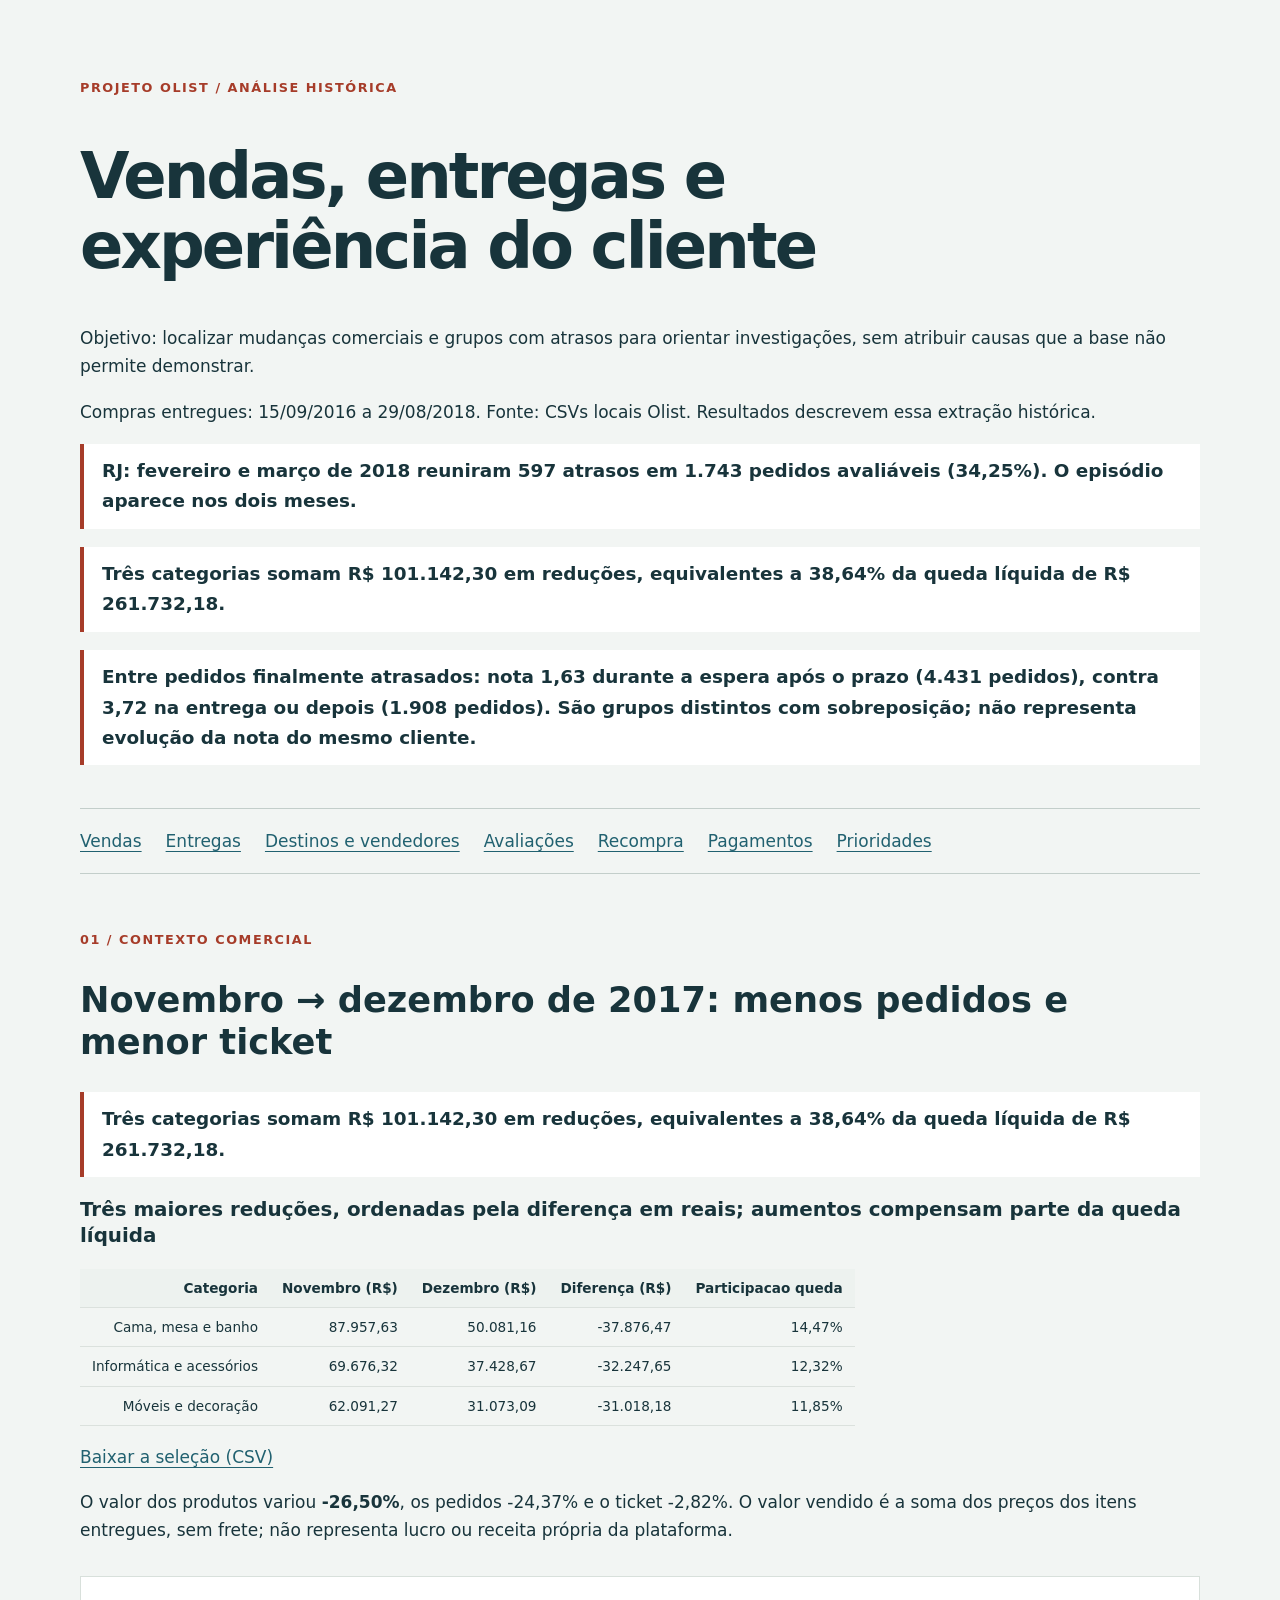
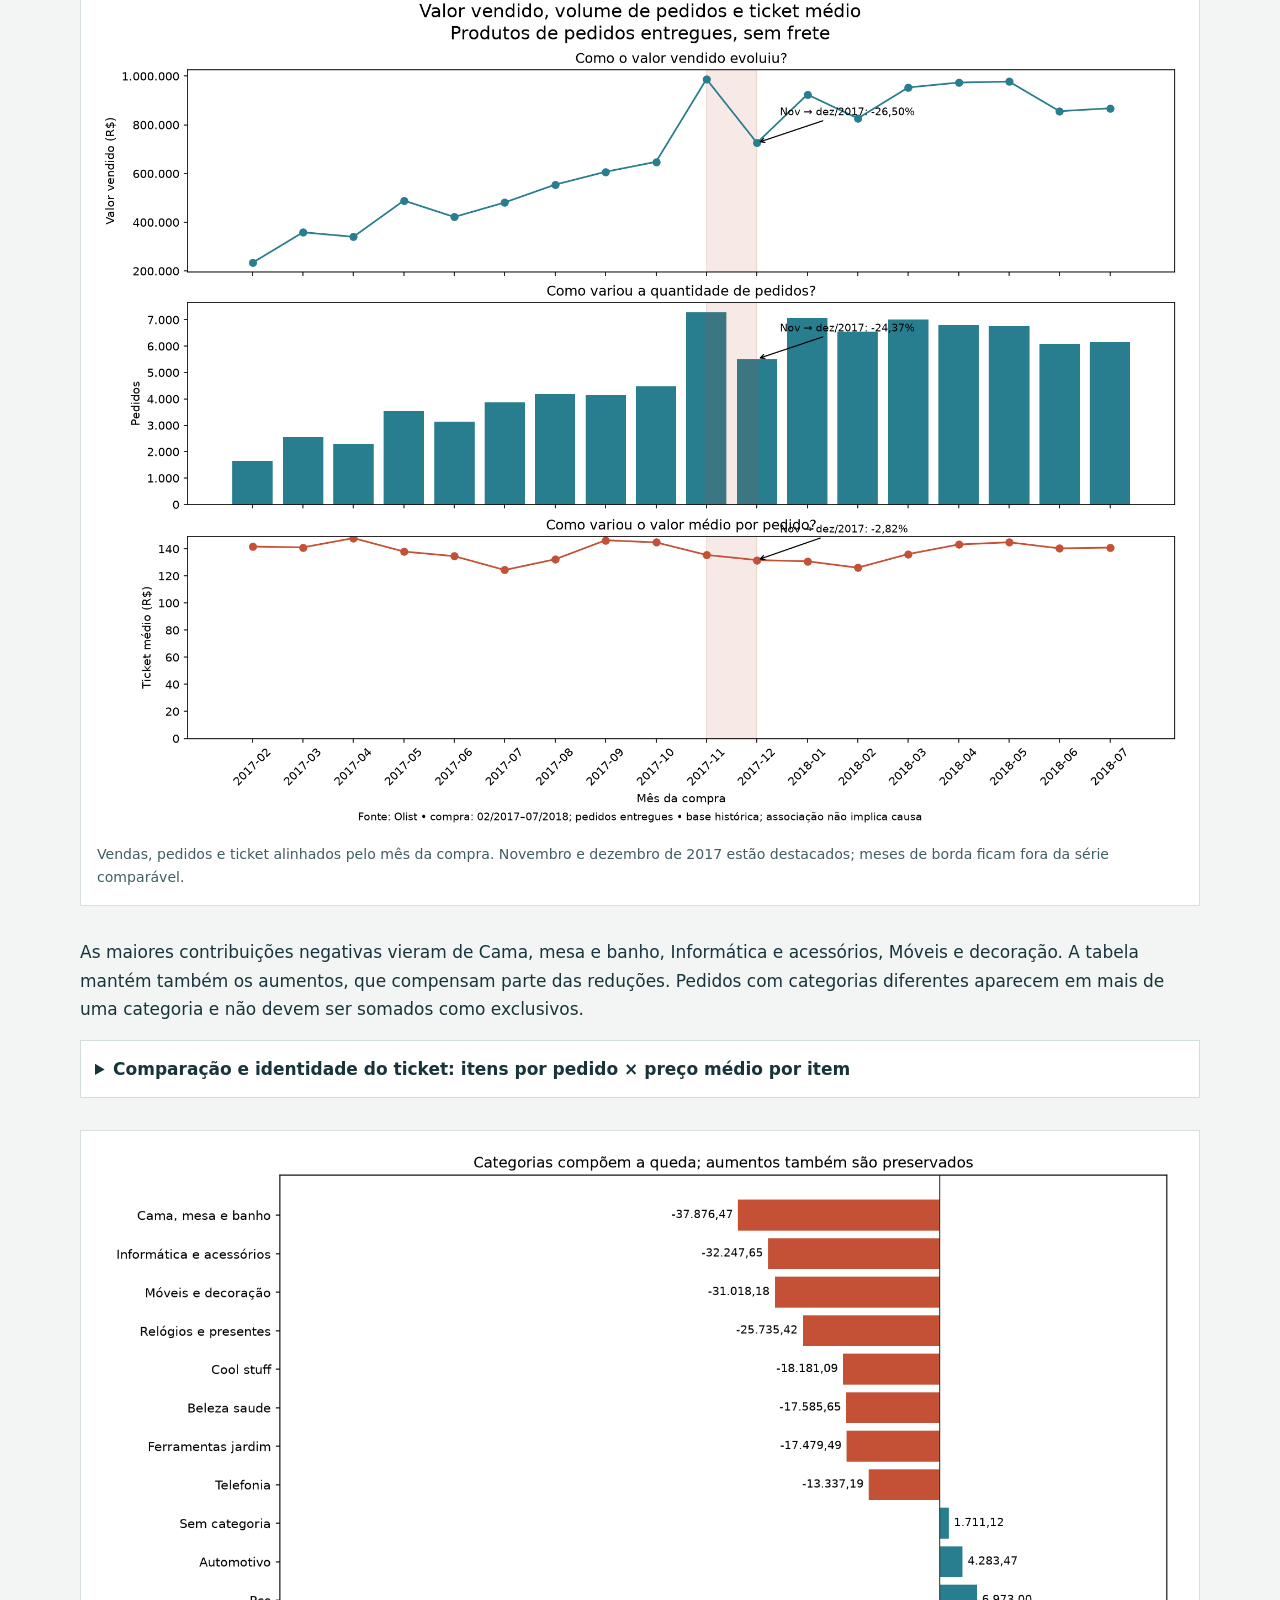
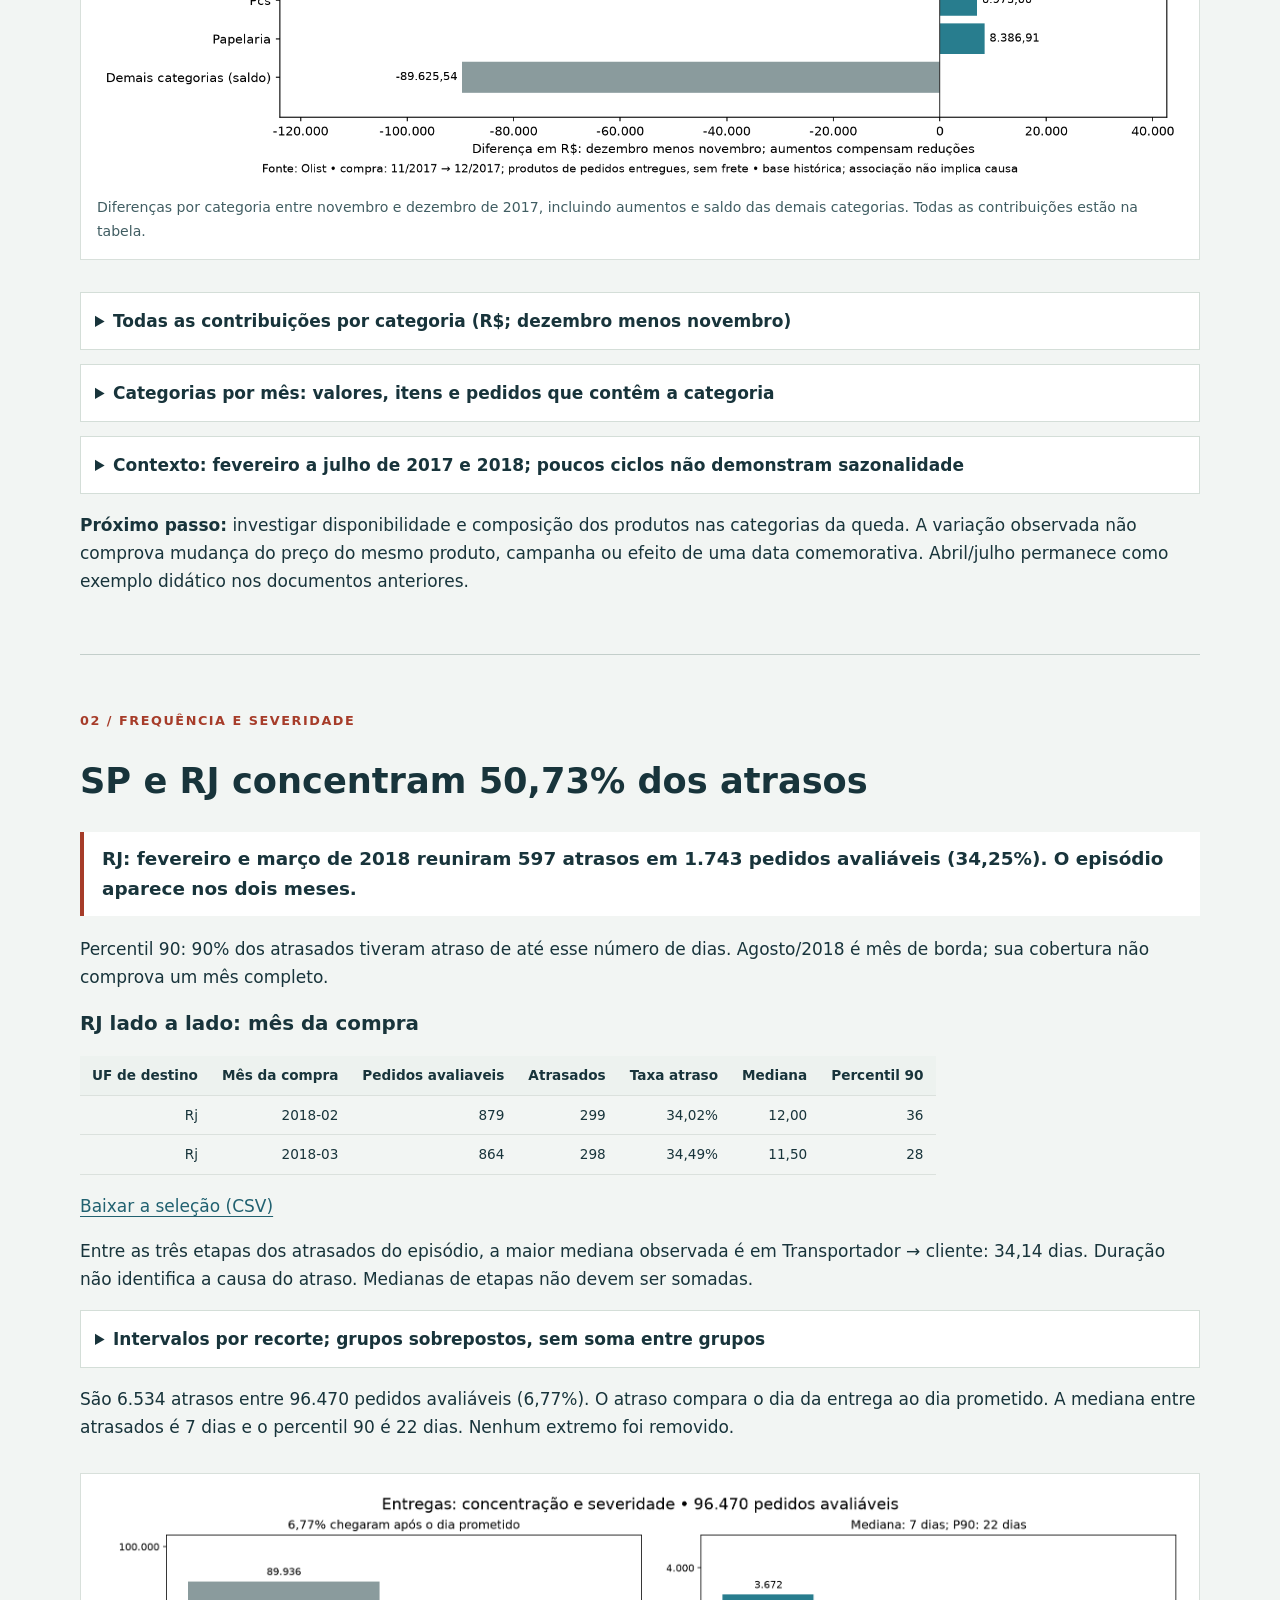
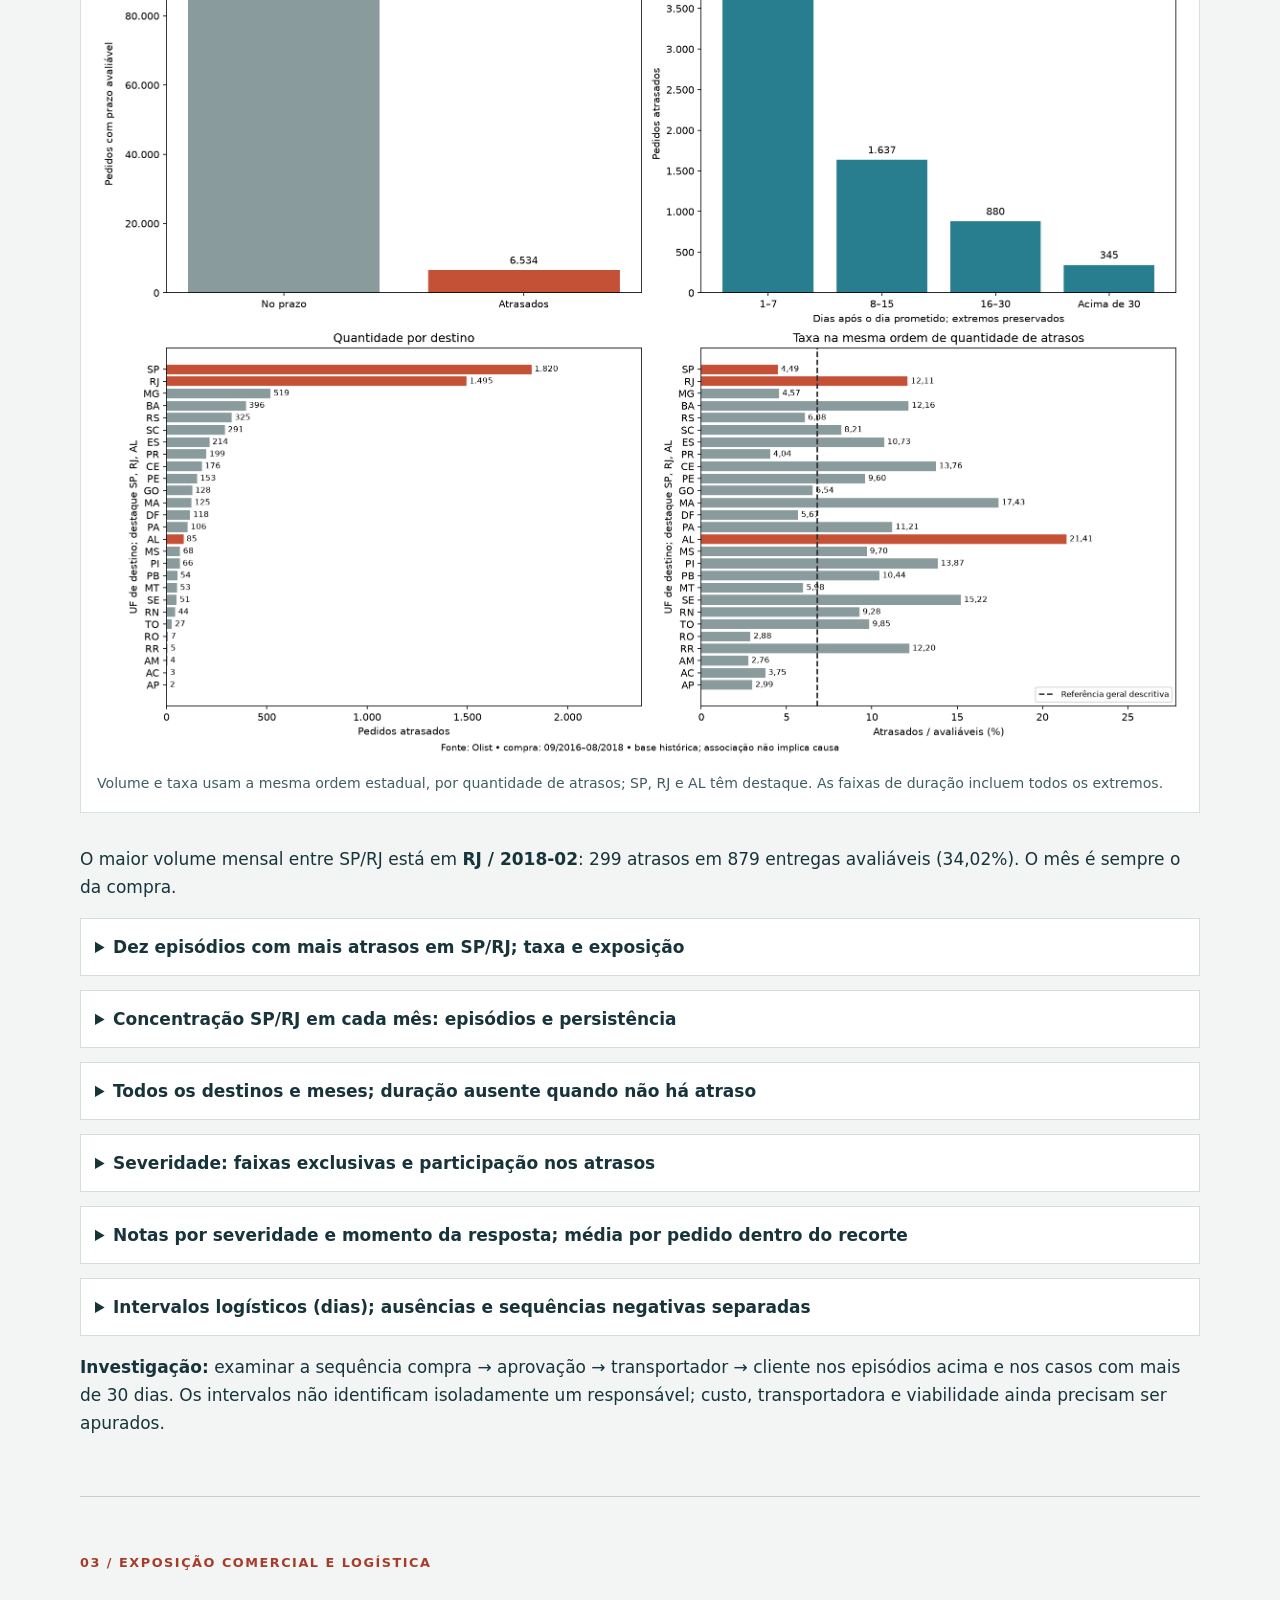
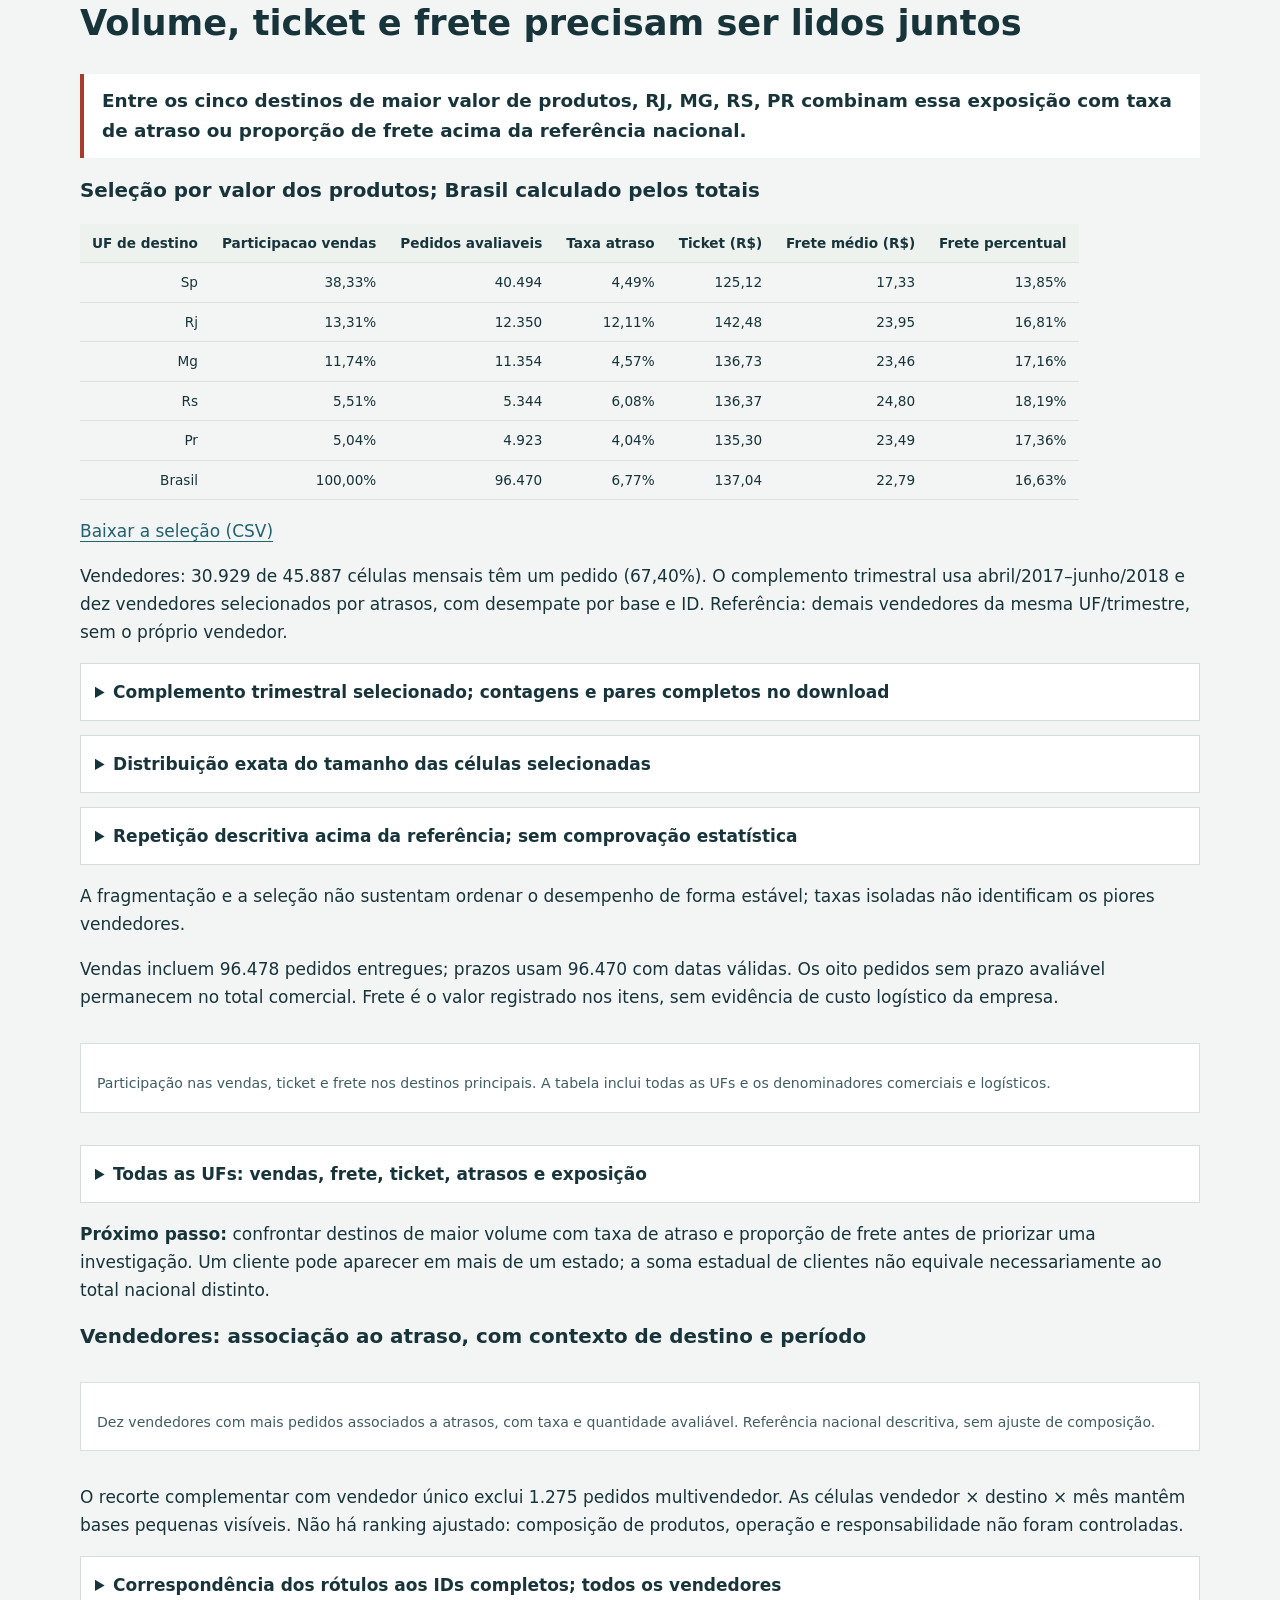
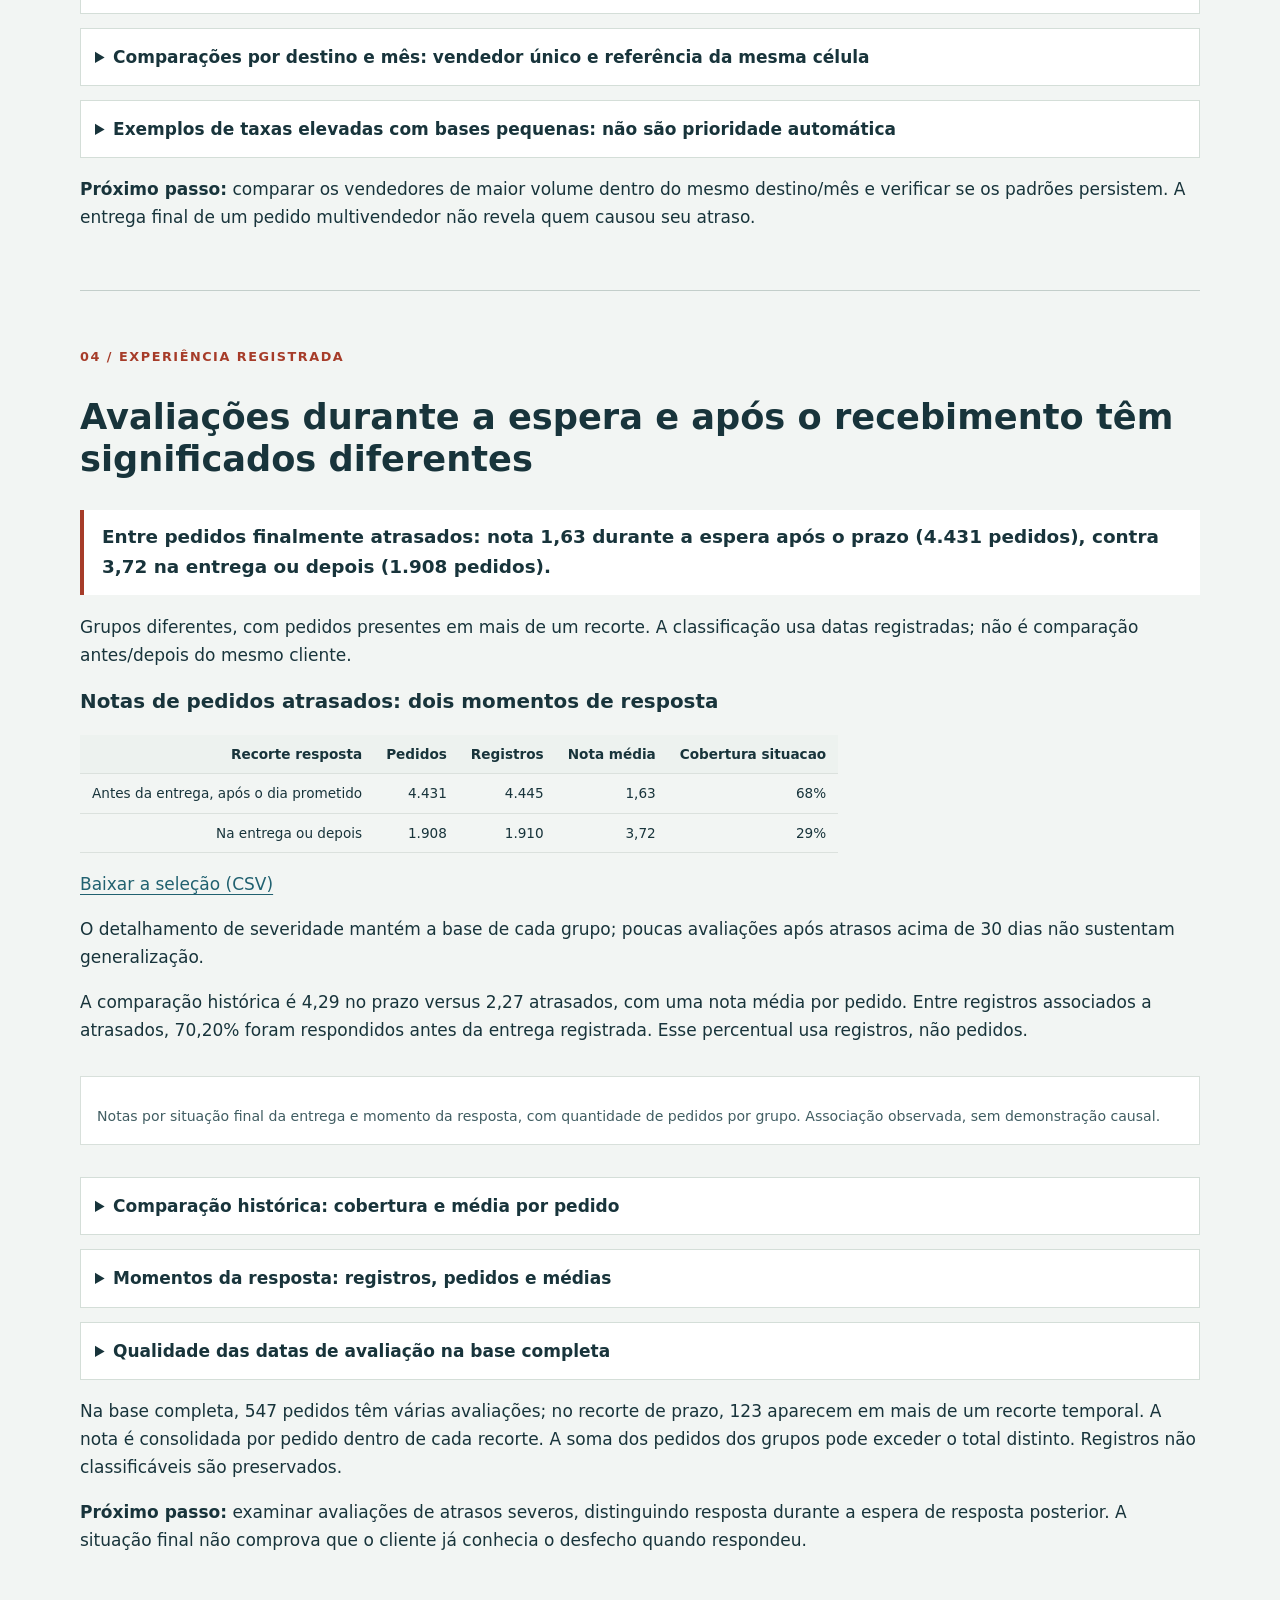
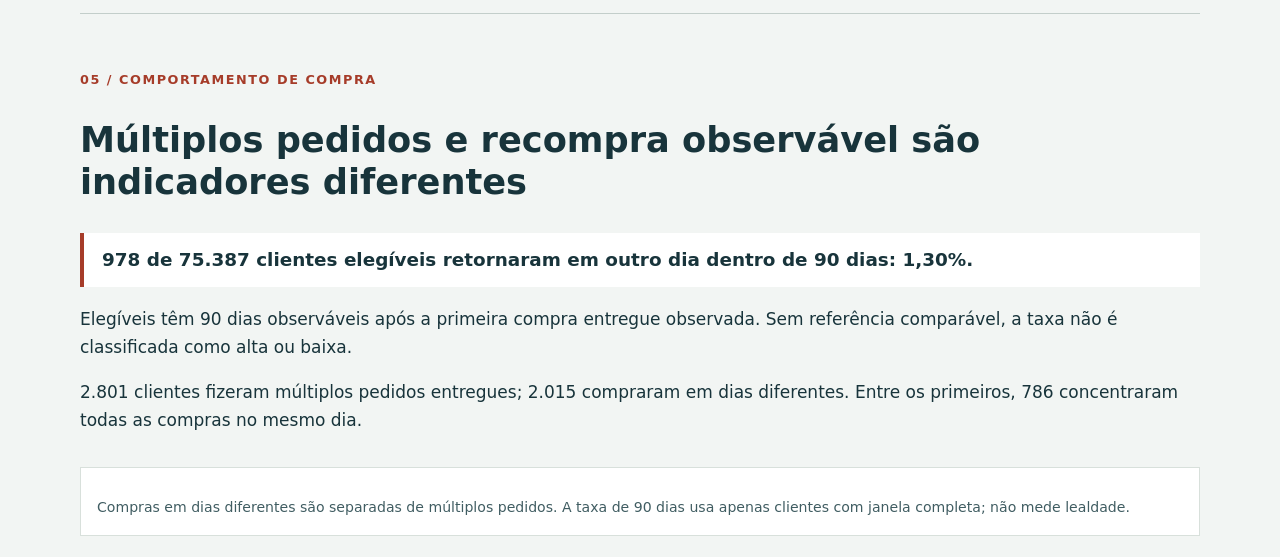
<file: index.html>
<!DOCTYPE html>
<html lang="pt-BR">
<head>
    <meta charset="UTF-8">
    <meta name="viewport" content="width=device-width, initial-scale=1.0">
    <meta http-equiv="refresh" content="0; url=web/index.html">
    <title>Projeto Olist</title>
</head>
<body>
    <p>
        <a href="web/index.html">
            Abrir a apresentação do projeto Olist
        </a>
    </p>
</body>
</html>
</file>
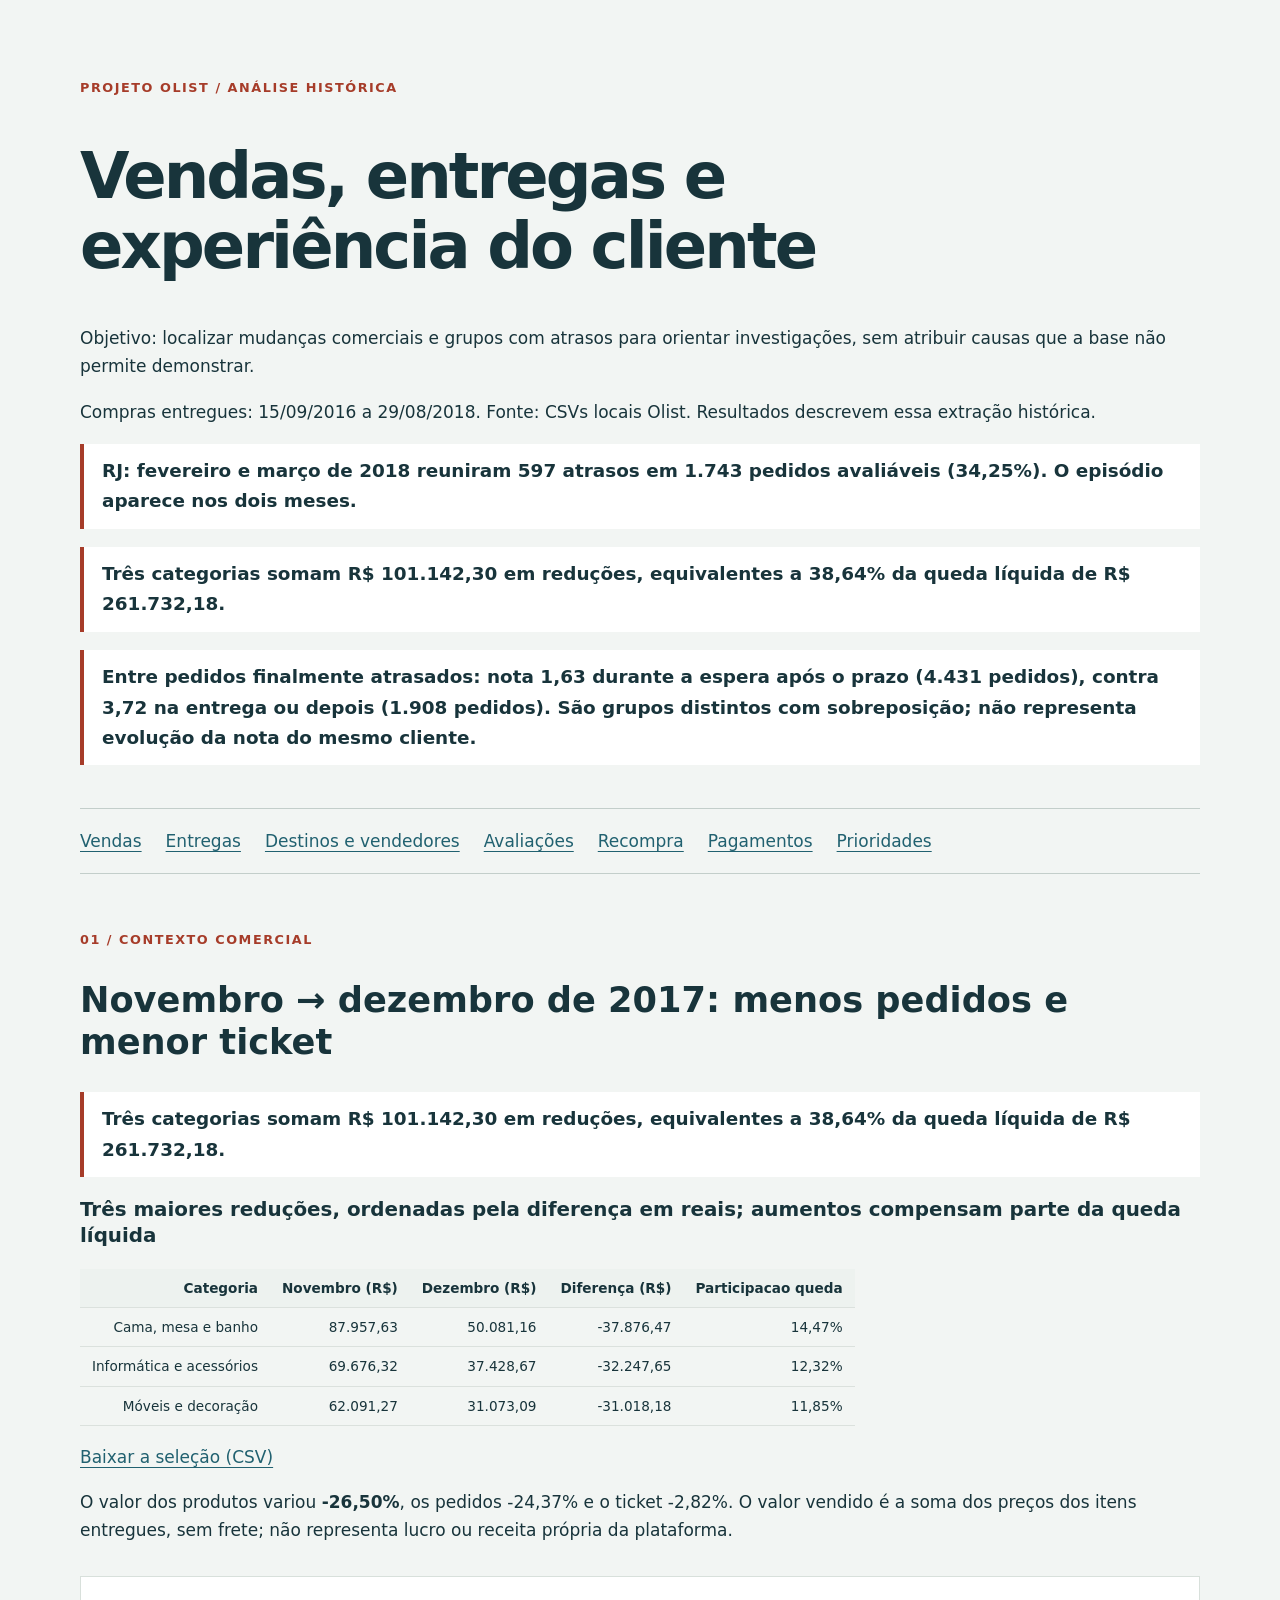
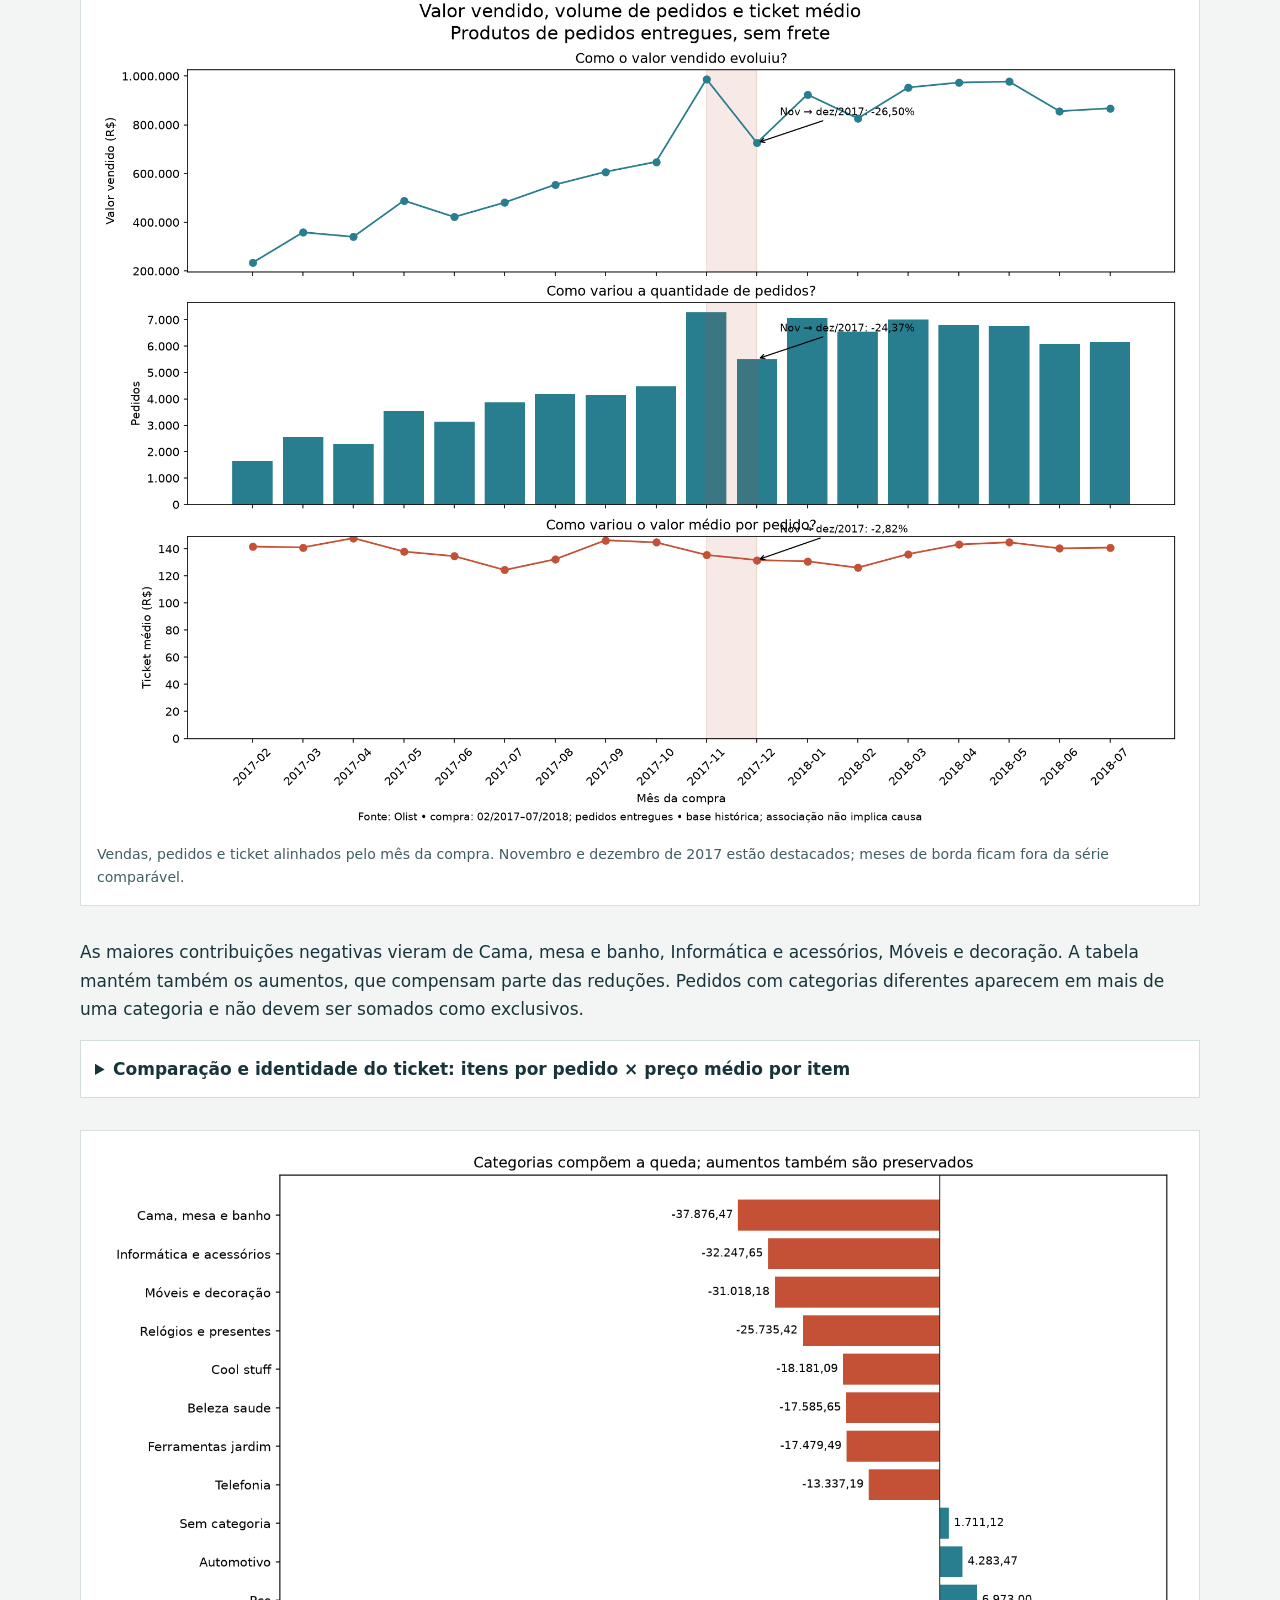
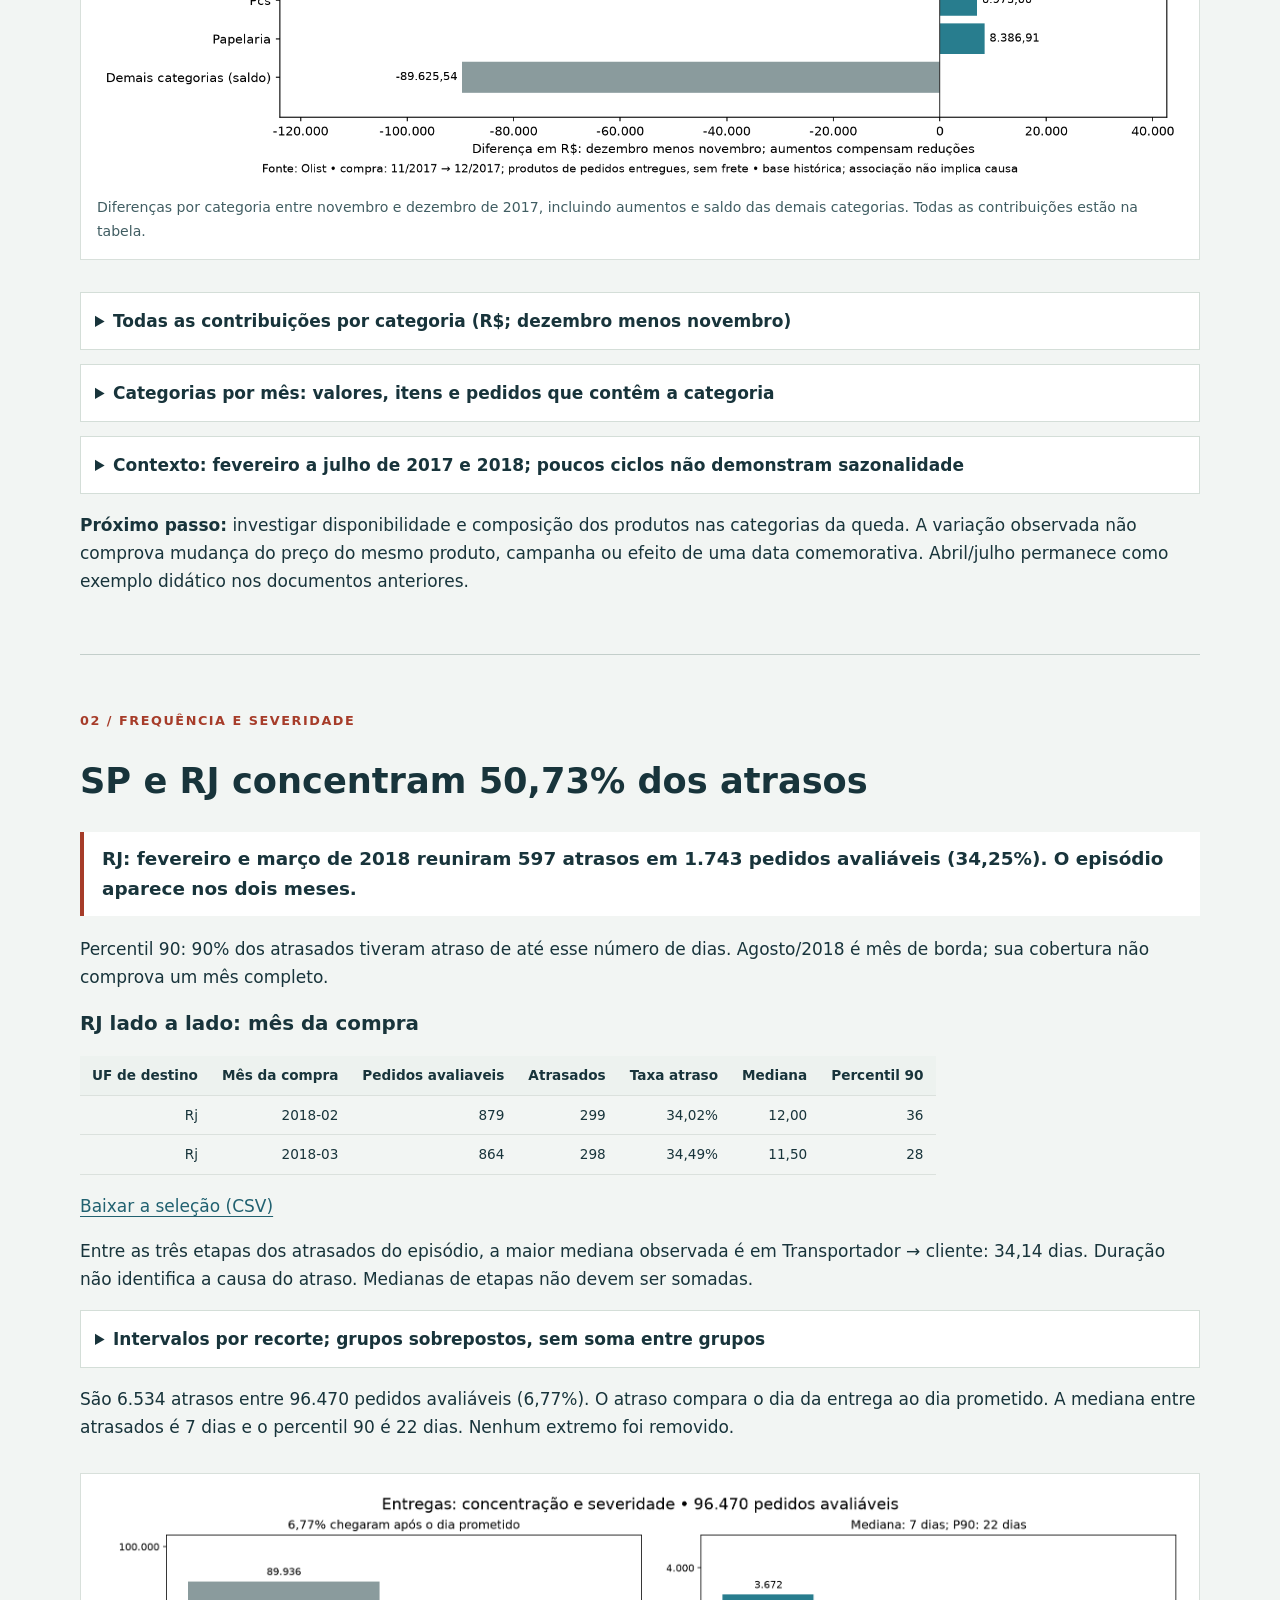
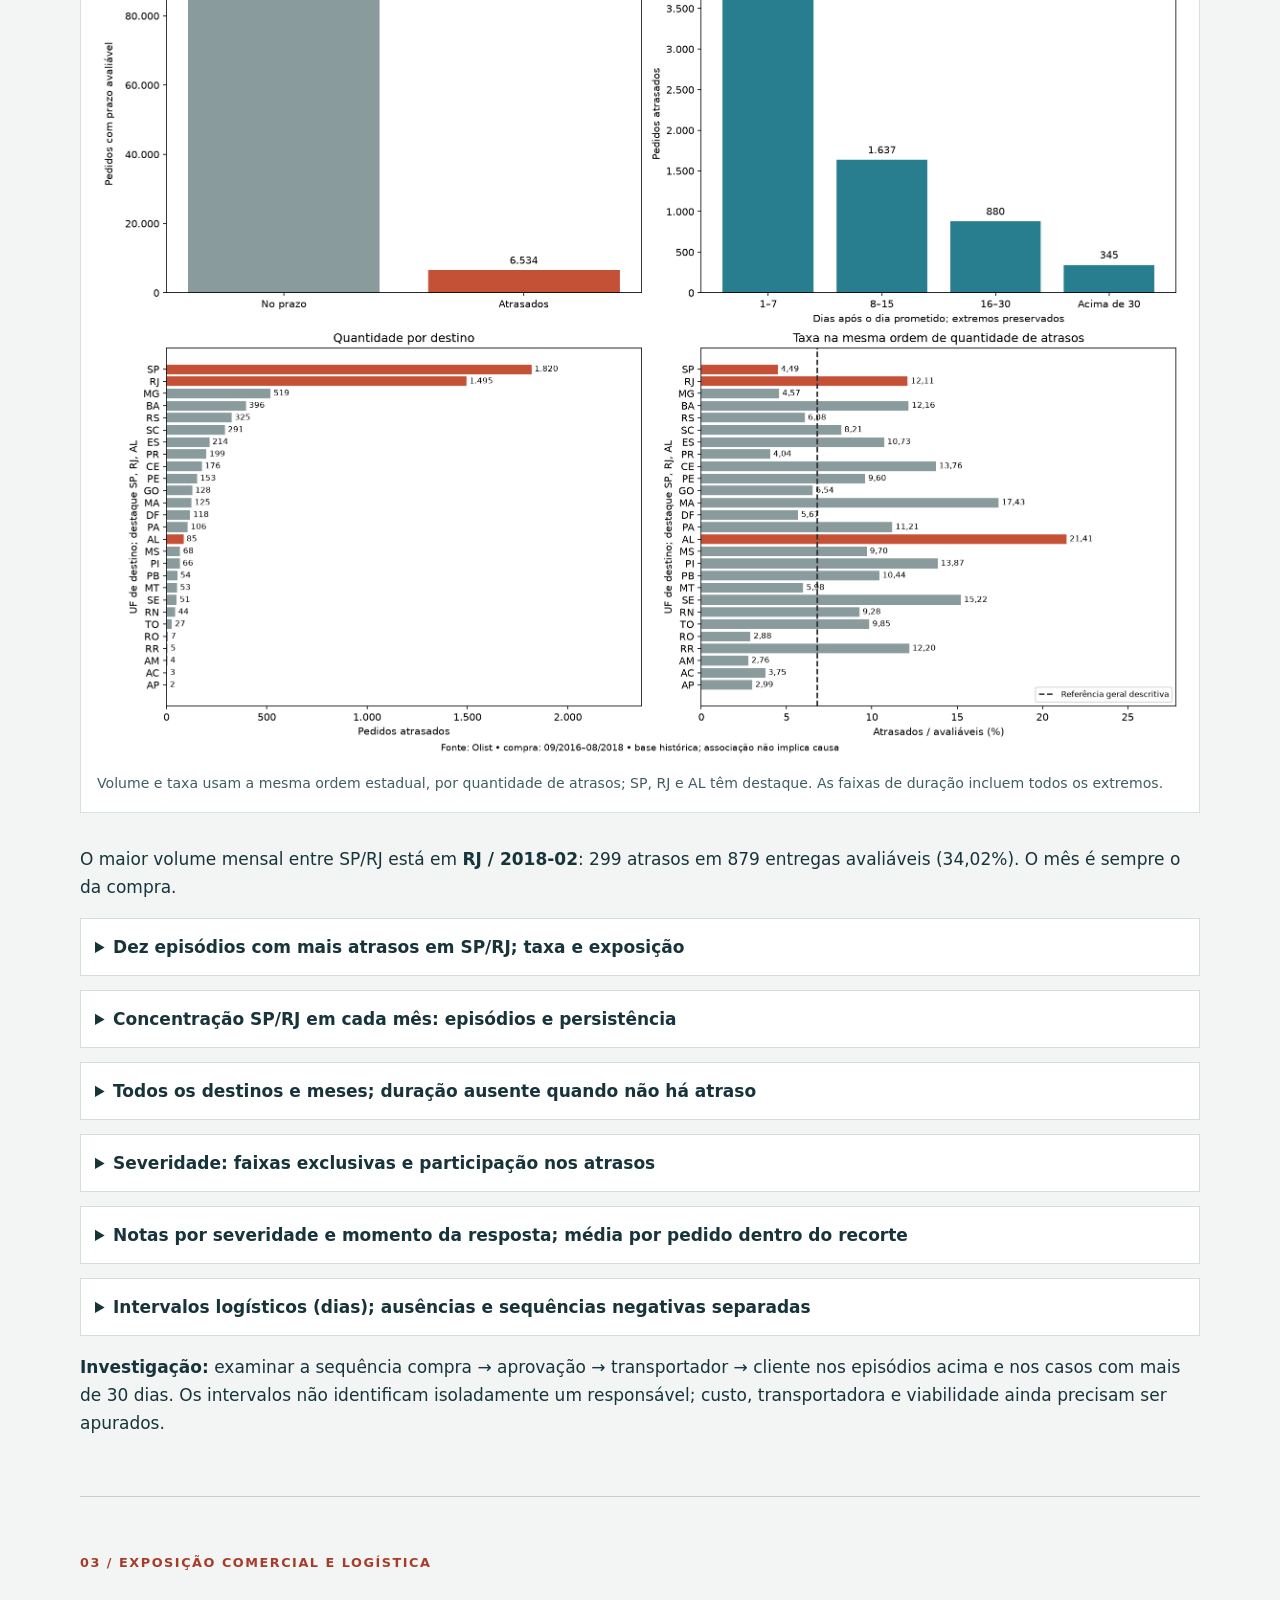
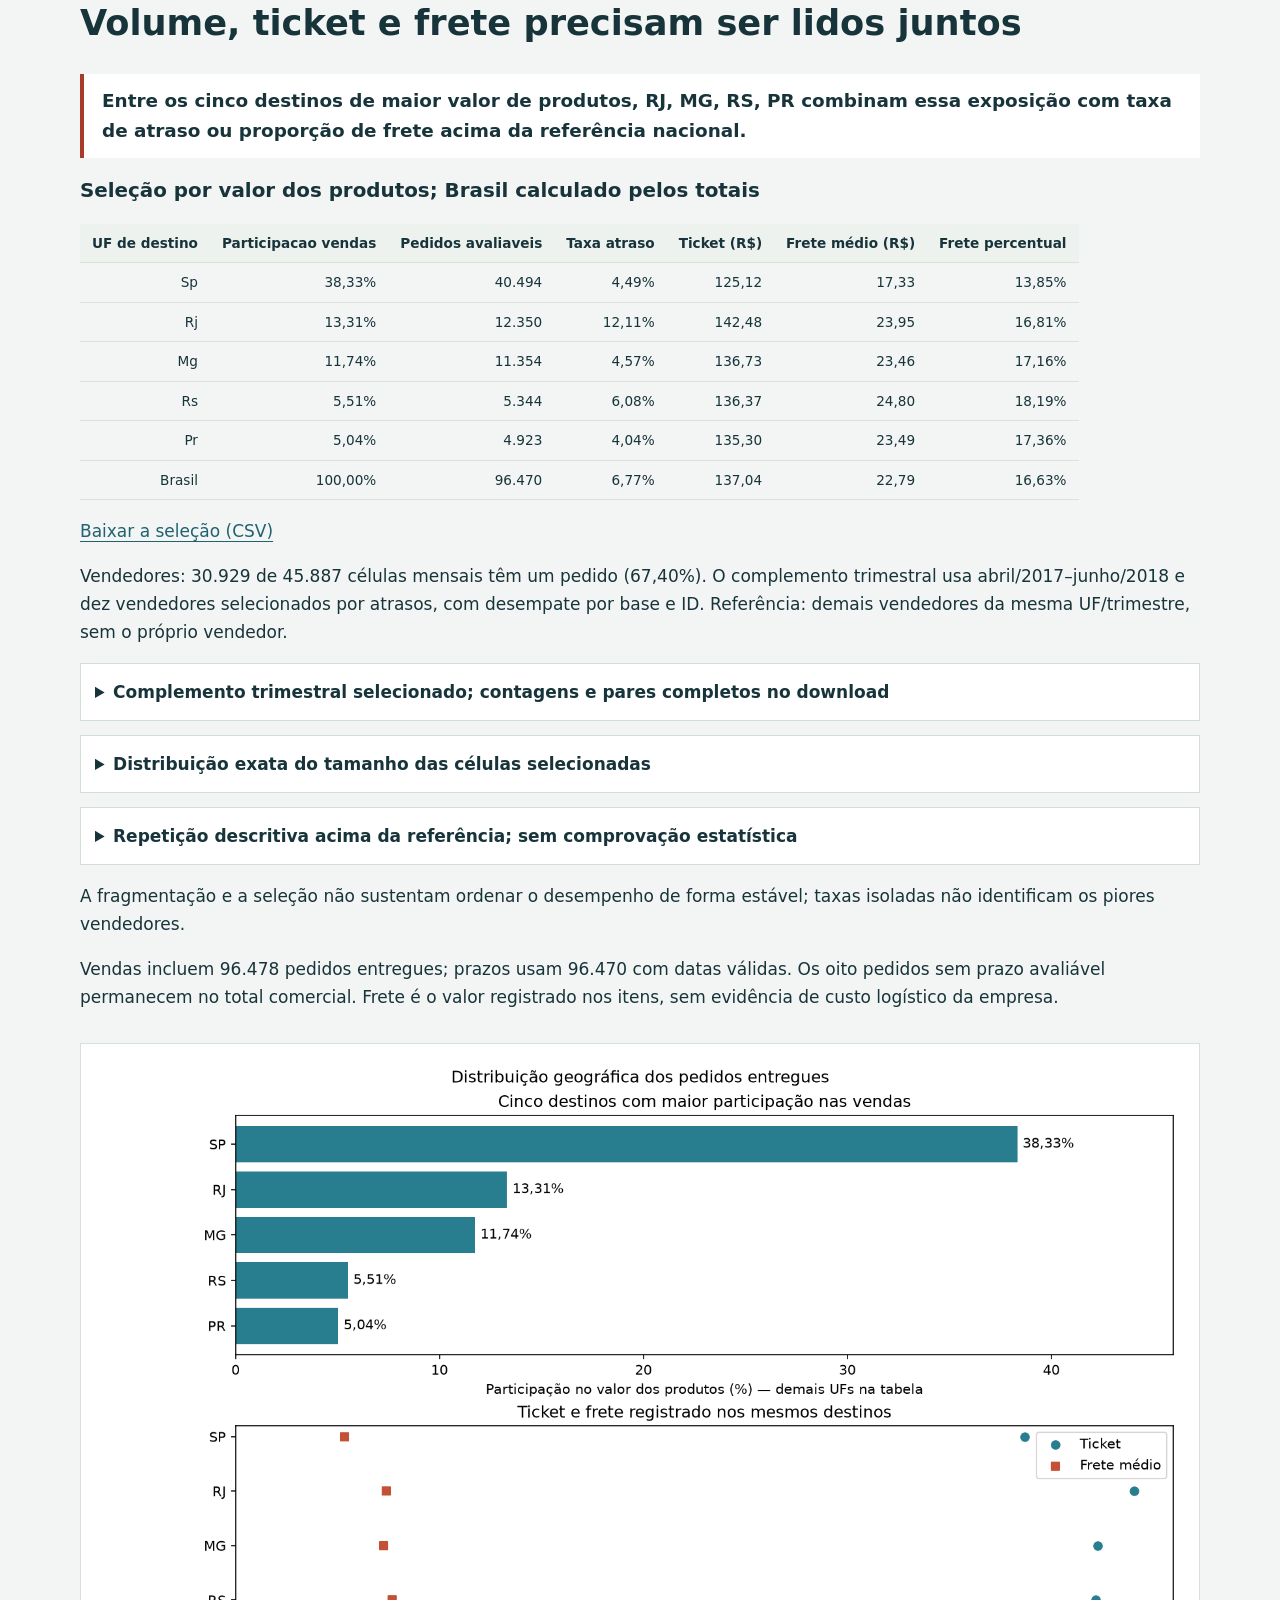
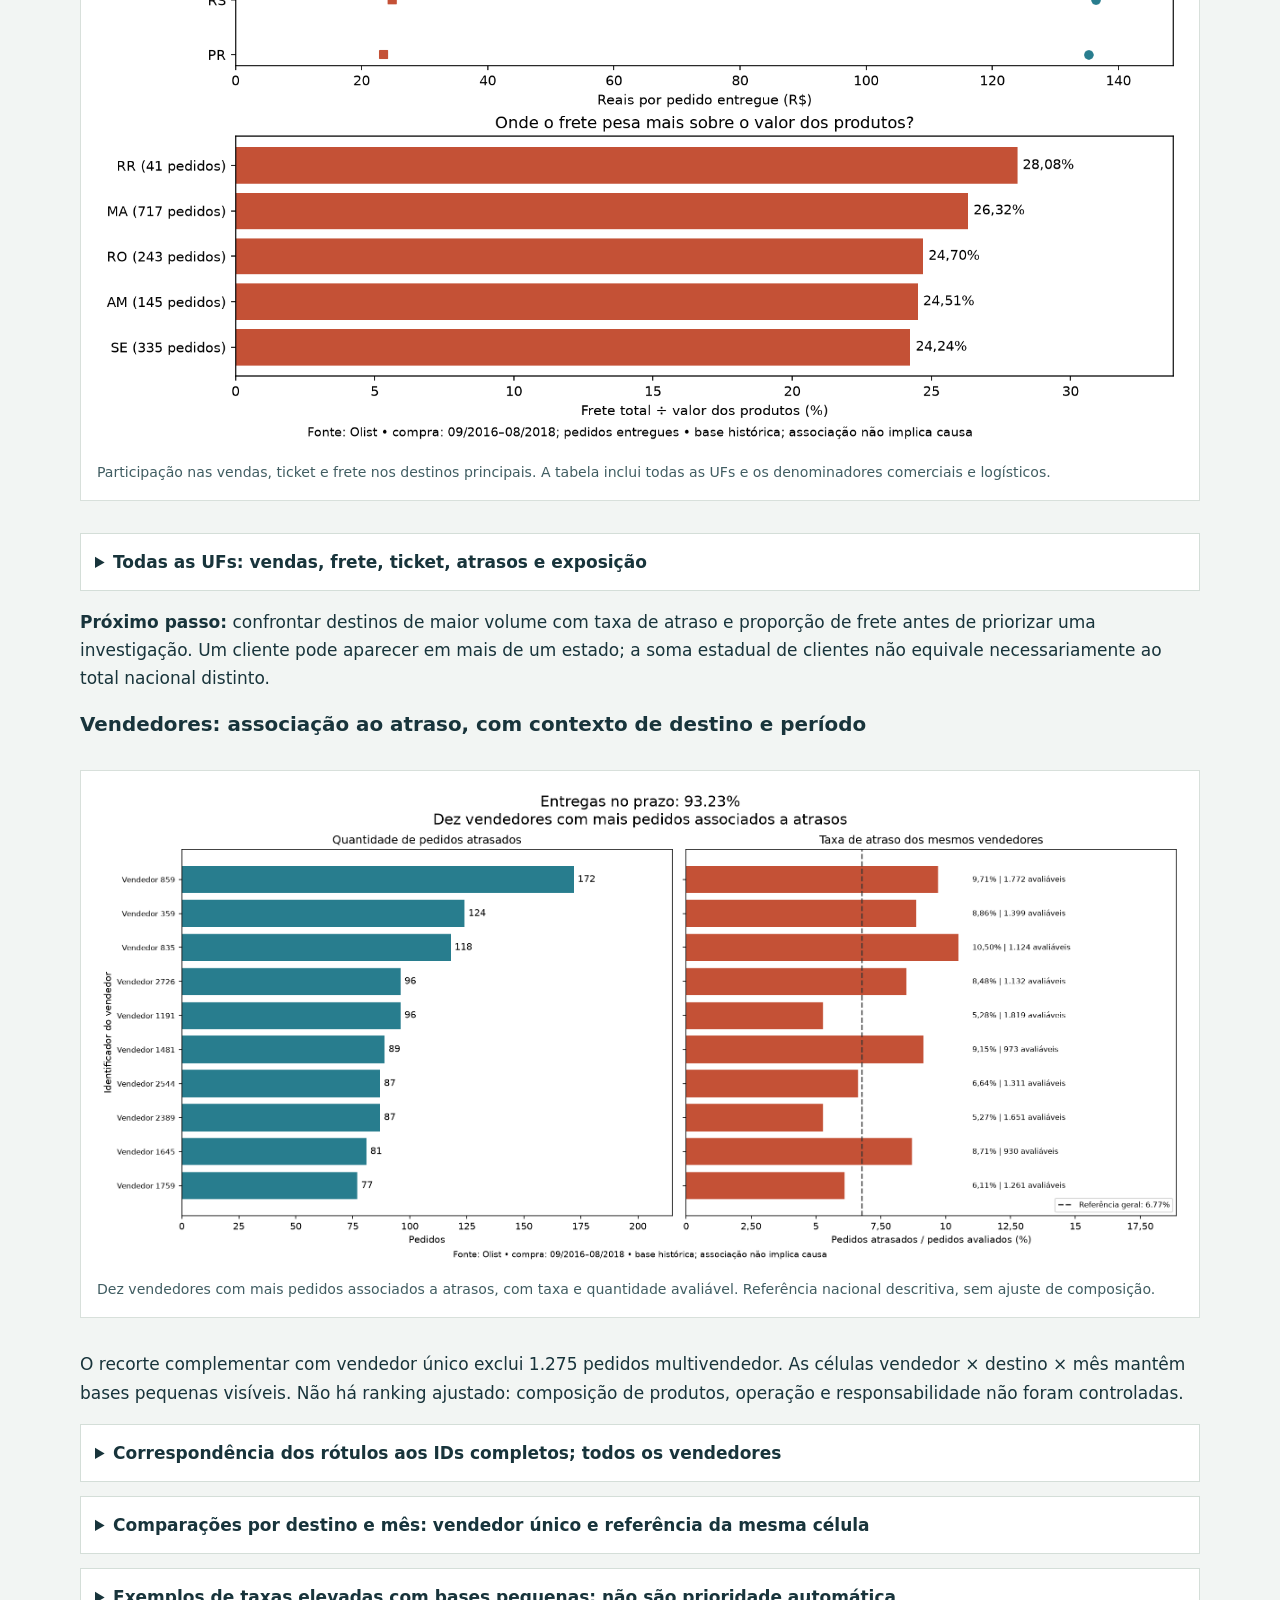
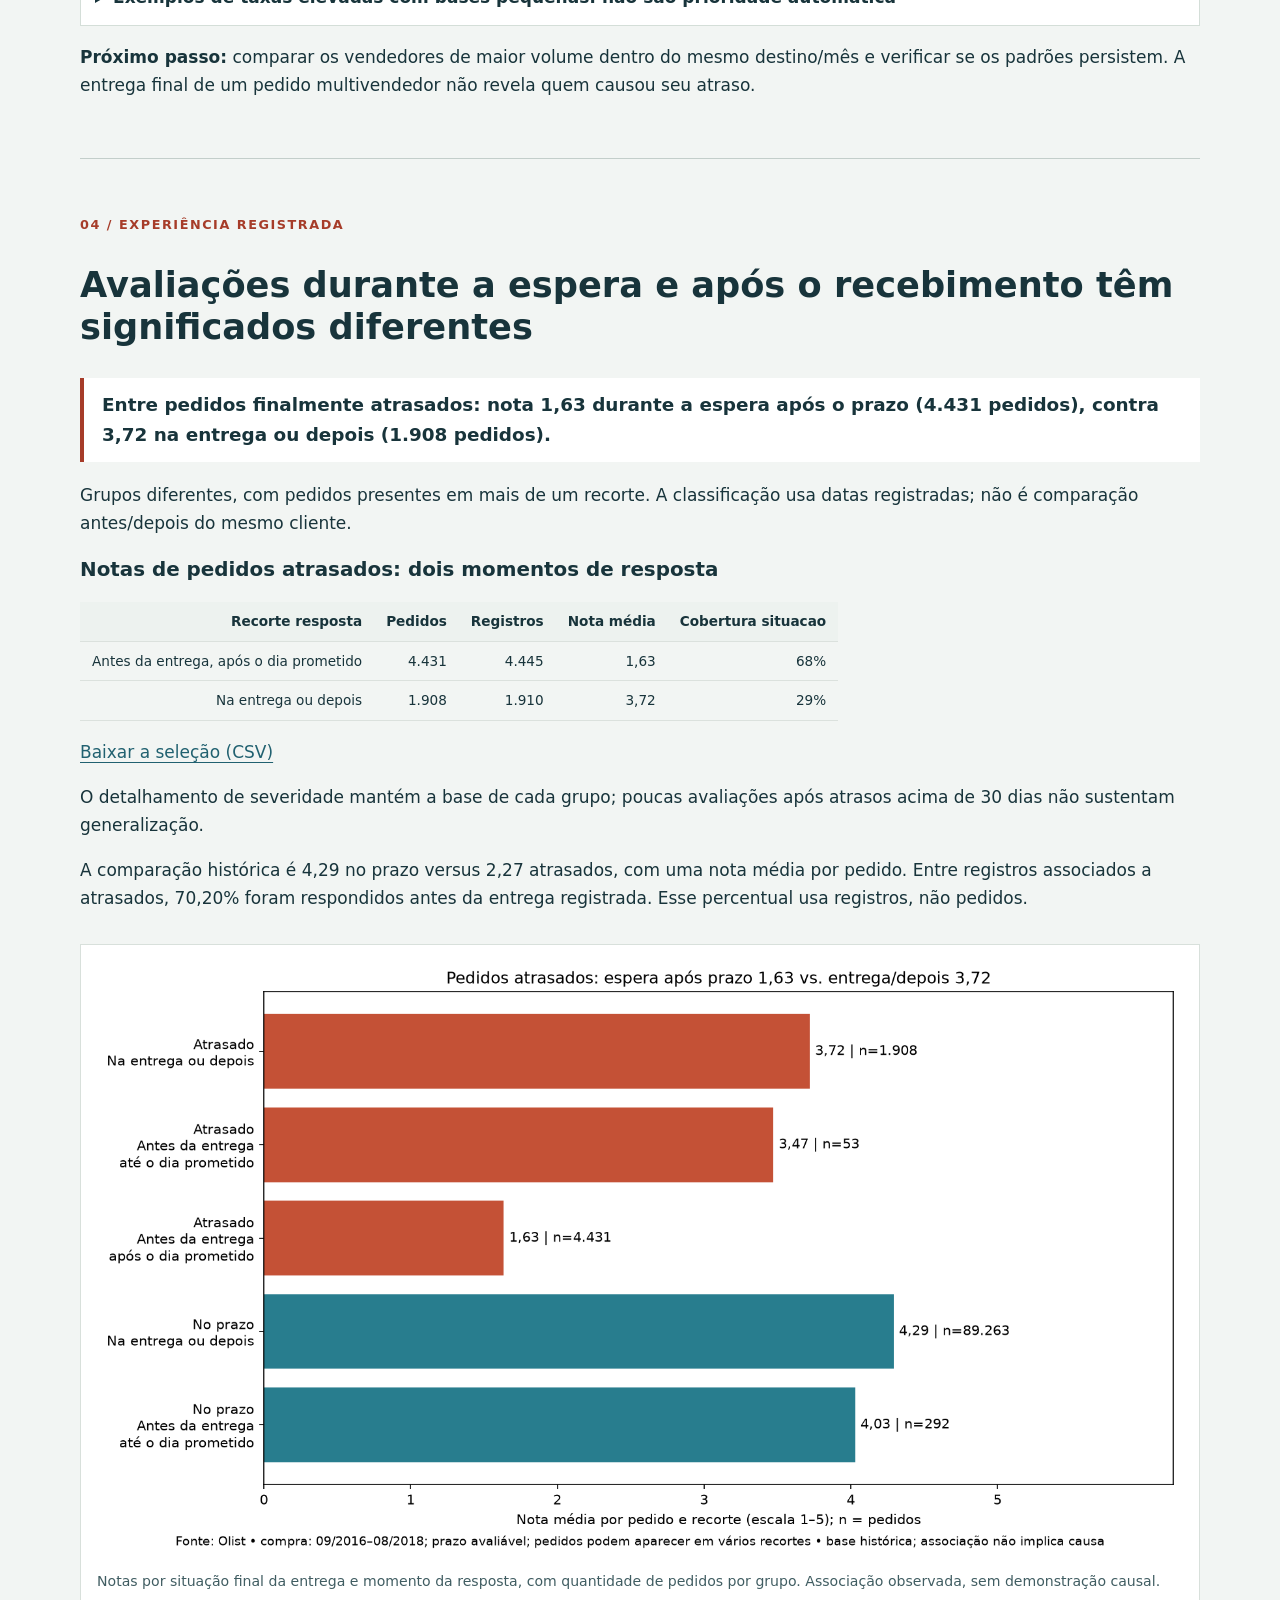
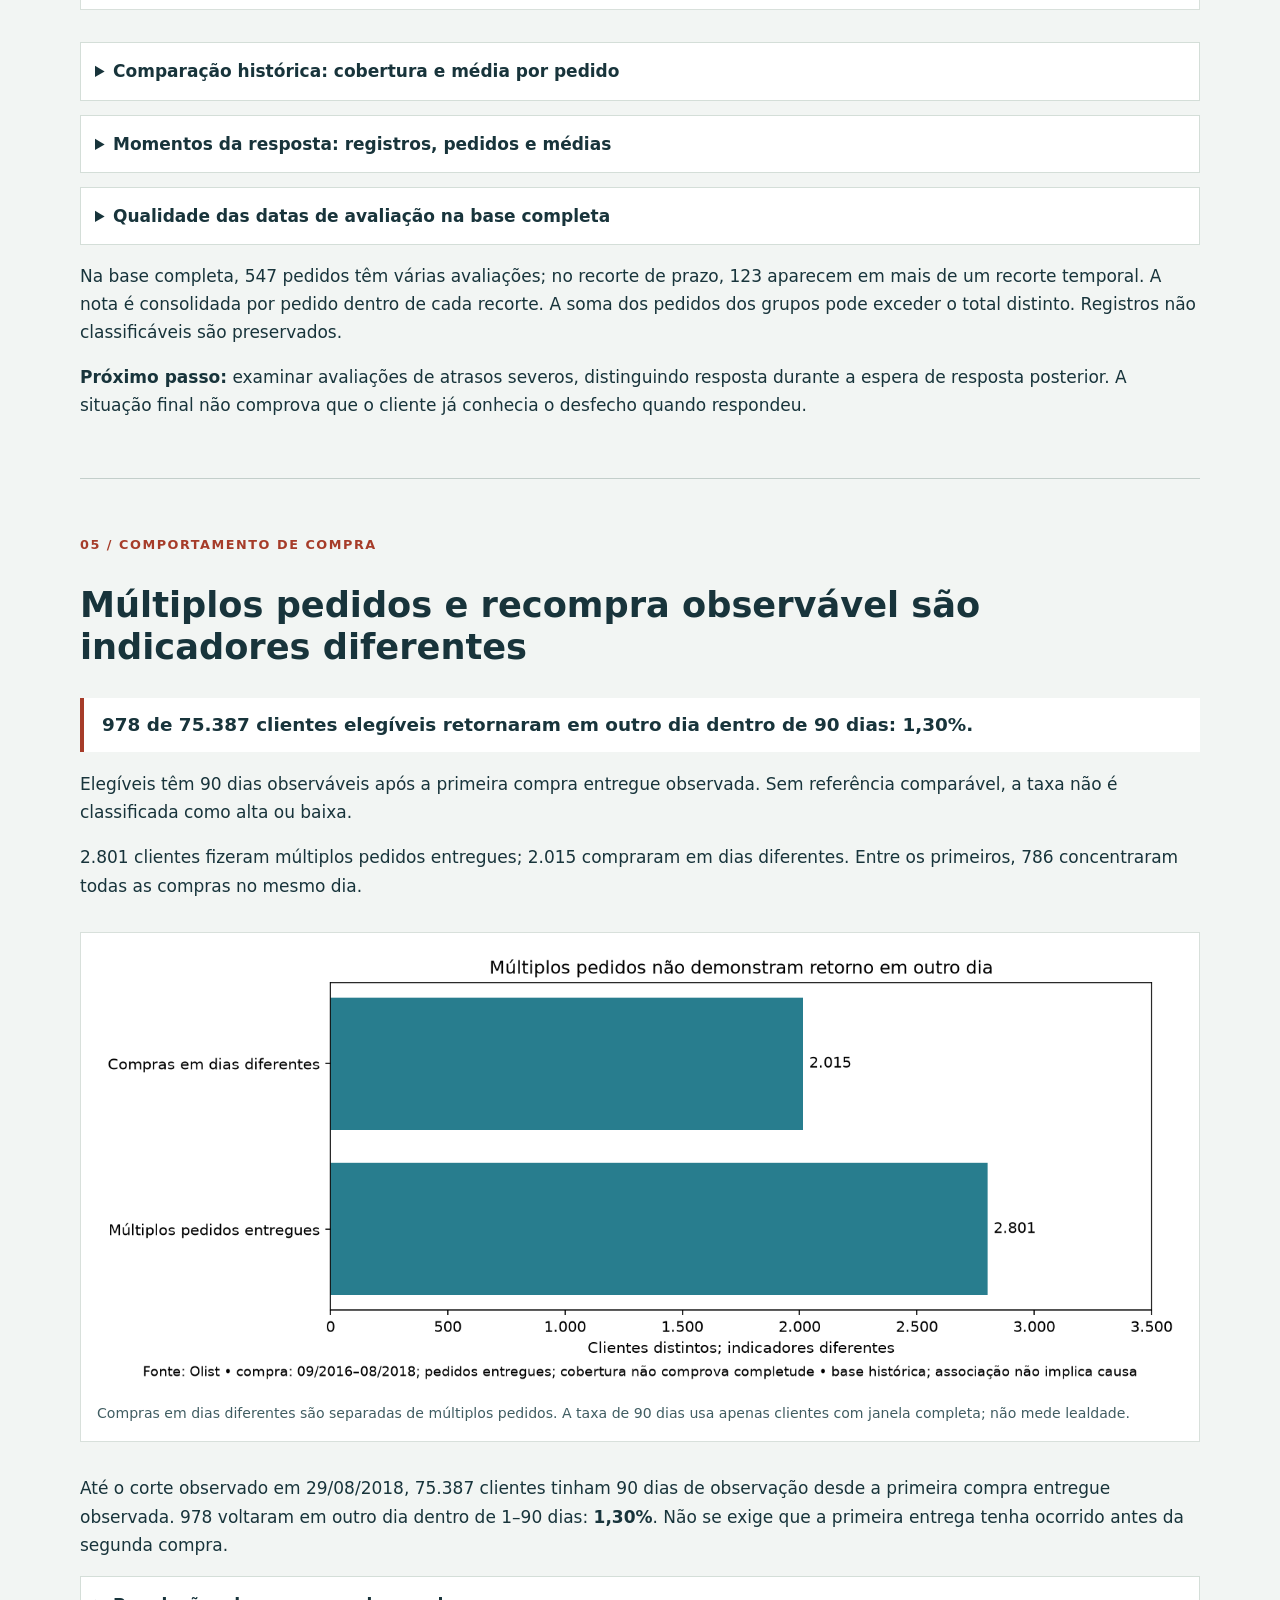
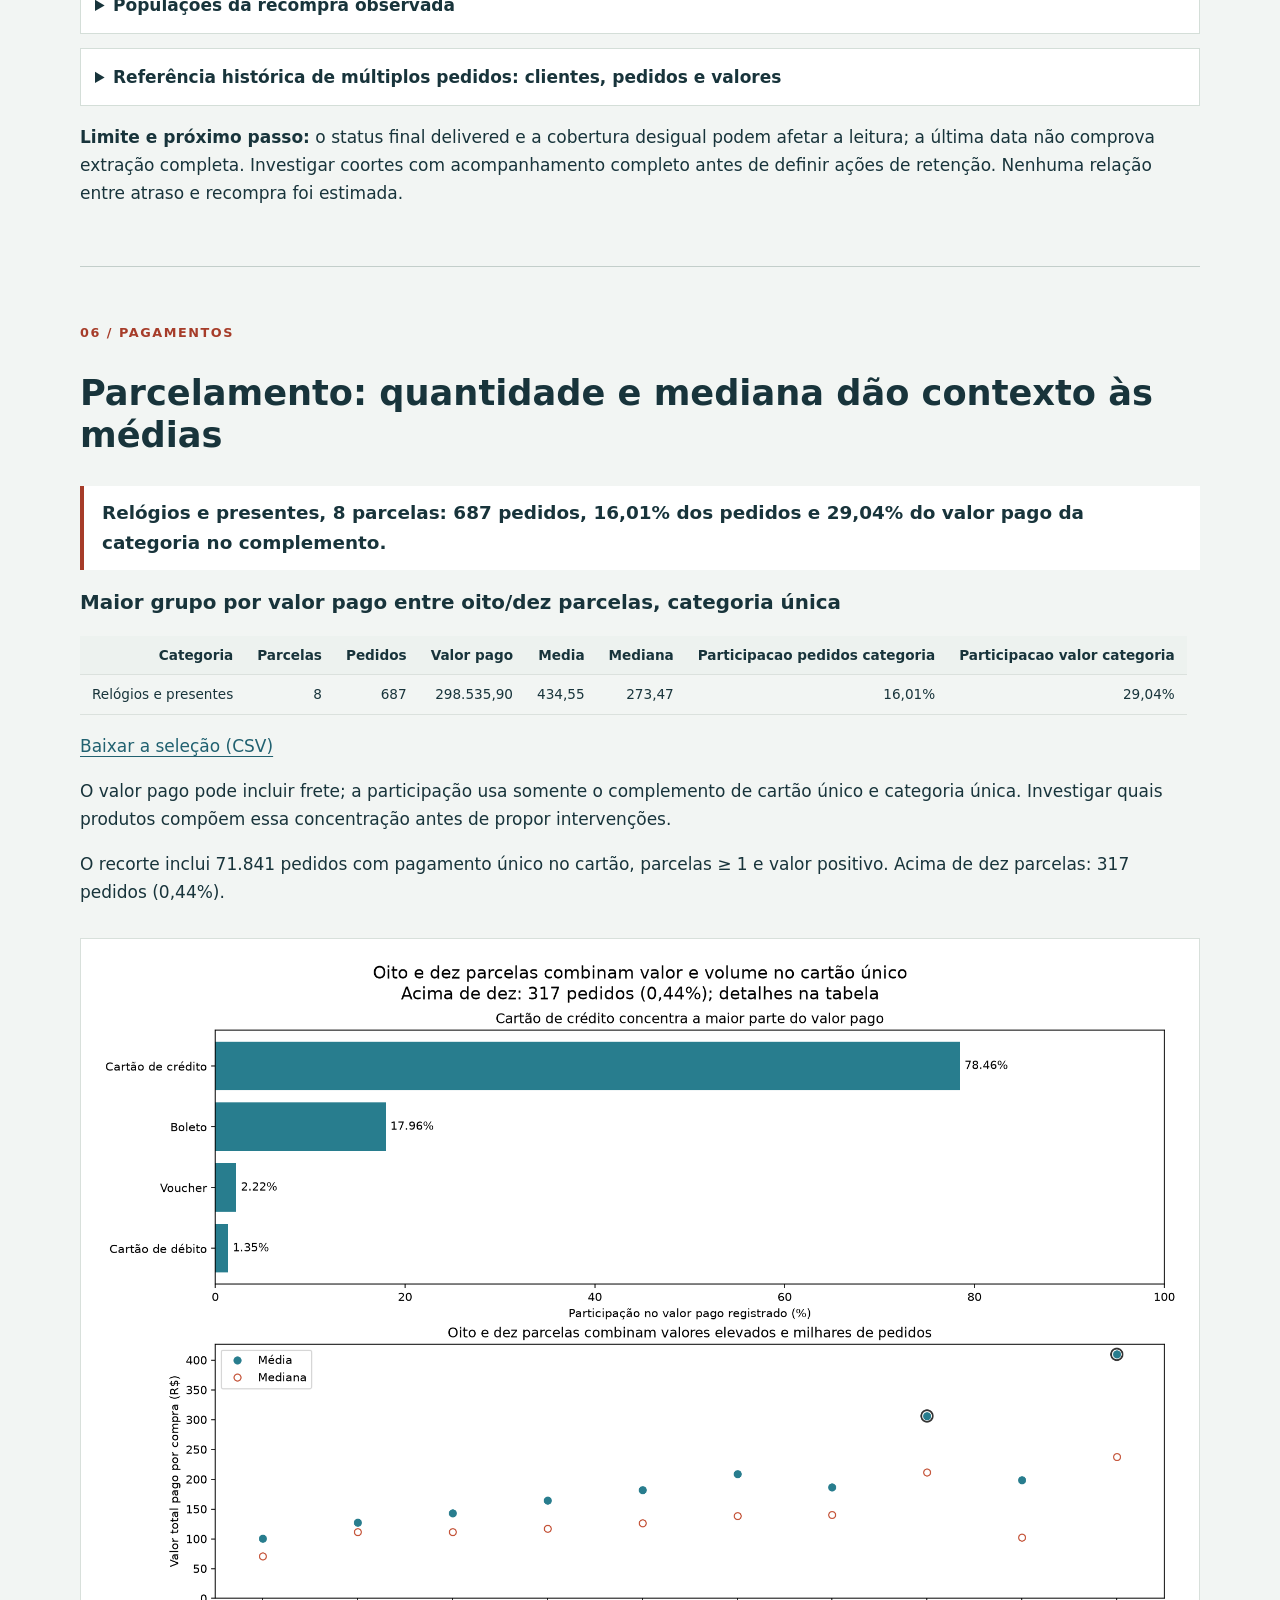
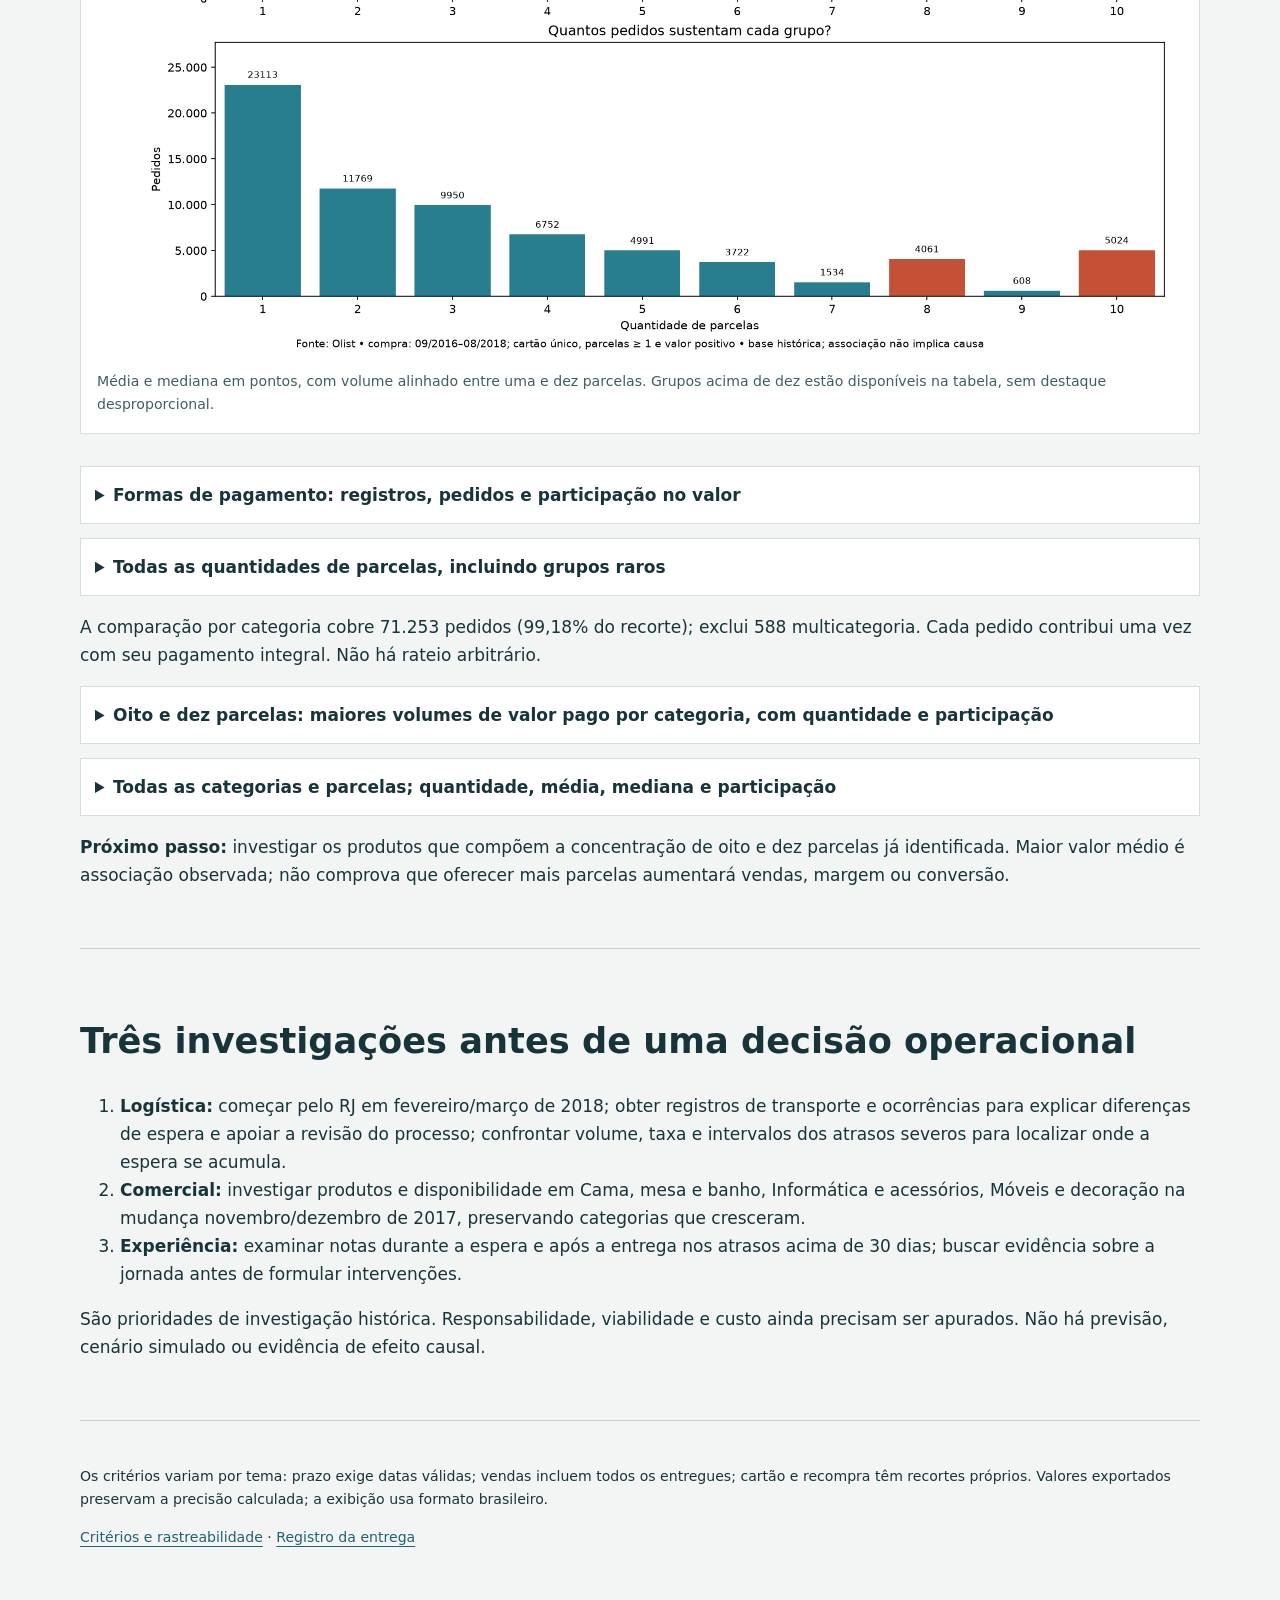
<file: web/index.html>
<!doctype html><html lang="pt-BR"><head><meta charset="utf-8"><meta name="viewport" content="width=device-width,initial-scale=1"><title>Olist: vendas, entregas e experiência do cliente</title><link rel="stylesheet" href="style.css"></head><body>
<a class="pular" href="#conteudo">Pular para o conteúdo</a><header><p class="sobretitulo">Projeto Olist / Análise histórica</p><h1>Vendas, entregas e experiência do cliente</h1><p>Objetivo: localizar mudanças comerciais e grupos com atrasos para orientar investigações, sem atribuir causas que a base não permite demonstrar.</p><p>Compras entregues: 15/09/2016 a 29/08/2018. Fonte: CSVs locais Olist. Resultados descrevem essa extração histórica.</p>
<p class="descoberta">RJ: fevereiro e março de 2018 reuniram 597 atrasos em 1.743 pedidos avaliáveis (34,25%). O episódio aparece nos dois meses.</p><p class="descoberta">Três categorias somam R$ 101.142,30 em reduções, equivalentes a 38,64% da queda líquida de R$ 261.732,18.</p><p class="descoberta">Entre pedidos finalmente atrasados: nota 1,63 durante a espera após o prazo (4.431 pedidos), contra 3,72 na entrega ou depois (1.908 pedidos). São grupos distintos com sobreposição; não representa evolução da nota do mesmo cliente.</p></header>
<nav aria-label="Temas"><a href="#vendas">Vendas</a><a href="#entregas">Entregas</a><a href="#geografia">Destinos e vendedores</a><a href="#experiencia">Avaliações</a><a href="#recompra">Recompra</a><a href="#pagamentos">Pagamentos</a><a href="#prioridades">Prioridades</a></nav>
<main id="conteudo"><section id="vendas"><p class="sobretitulo">01 / Contexto comercial</p><h2>Novembro → dezembro de 2017: menos pedidos e menor ticket</h2><p class="descoberta">Três categorias somam R$ 101.142,30 em reduções, equivalentes a 38,64% da queda líquida de R$ 261.732,18.</p><h3>Três maiores reduções, ordenadas pela diferença em reais; aumentos compensam parte da queda líquida</h3><div class="tabela" tabindex="0" role="region" aria-label="Três maiores reduções, ordenadas pela diferença em reais; aumentos compensam parte da queda líquida"><table class="dataframe">
  <thead>
    <tr style="text-align: right;">
      <th>Categoria</th>
      <th>Novembro (R$)</th>
      <th>Dezembro (R$)</th>
      <th>Diferença (R$)</th>
      <th>Participacao queda</th>
    </tr>
  </thead>
  <tbody>
    <tr>
      <td>Cama, mesa e banho</td>
      <td>87.957,63</td>
      <td>50.081,16</td>
      <td>-37.876,47</td>
      <td>14,47%</td>
    </tr>
    <tr>
      <td>Informática e acessórios</td>
      <td>69.676,32</td>
      <td>37.428,67</td>
      <td>-32.247,65</td>
      <td>12,32%</td>
    </tr>
    <tr>
      <td>Móveis e decoração</td>
      <td>62.091,27</td>
      <td>31.073,09</td>
      <td>-31.018,18</td>
      <td>11,85%</td>
    </tr>
  </tbody>
</table></div><p><a href="tabelas/categorias_principais.csv" download>Baixar a seleção (CSV)</a></p>
<p>O valor dos produtos variou <strong>-26,50%</strong>, os pedidos -24,37% e o ticket -2,82%. O valor vendido é a soma dos preços dos itens entregues, sem frete; não representa lucro ou receita própria da plataforma.</p>
<figure><a href="imagens/grafico_vendas_mensais.png"><img src="imagens/grafico_vendas_mensais.png" alt="Vendas, pedidos e ticket alinhados pelo mês da compra. Novembro e dezembro de 2017 estão destacados; meses de borda ficam fora da série comparável." loading="lazy"></a><figcaption>Vendas, pedidos e ticket alinhados pelo mês da compra. Novembro e dezembro de 2017 estão destacados; meses de borda ficam fora da série comparável.</figcaption></figure>
<p>As maiores contribuições negativas vieram de Cama, mesa e banho, Informática e acessórios, Móveis e decoração. A tabela mantém também os aumentos, que compensam parte das reduções. Pedidos com categorias diferentes aparecem em mais de uma categoria e não devem ser somados como exclusivos.</p>
<details><summary>Comparação e identidade do ticket: itens por pedido × preço médio por item</summary><p>Apoio técnico: primeiras 12 linhas da ordenação original; total 2. <a href="tabelas/comparacao_nov_dez.csv" download>Baixar todos os valores calculados (CSV)</a></p><div class="tabela" tabindex="0"><table class="dataframe">
  <thead>
    <tr style="text-align: right;">
      <th>Mês da compra</th>
      <th>Valor vendido</th>
      <th>Quantidade pedidos</th>
      <th>Ticket (R$)</th>
      <th>Quantidade itens</th>
      <th>Itens por pedido</th>
      <th>Preco medio item</th>
    </tr>
  </thead>
  <tbody>
    <tr>
      <td>2017-11</td>
      <td>987.765,37</td>
      <td>7.289</td>
      <td>135,51</td>
      <td>8.475</td>
      <td>1</td>
      <td>116,55</td>
    </tr>
    <tr>
      <td>2017-12</td>
      <td>726.033,19</td>
      <td>5.513</td>
      <td>131,69</td>
      <td>6.187</td>
      <td>1</td>
      <td>117,35</td>
    </tr>
  </tbody>
</table></div></details>
<figure><a href="imagens/grafico_contribuicoes.png"><img src="imagens/grafico_contribuicoes.png" alt="Diferenças por categoria entre novembro e dezembro de 2017, incluindo aumentos e saldo das demais categorias. Todas as contribuições estão na tabela." loading="lazy"></a><figcaption>Diferenças por categoria entre novembro e dezembro de 2017, incluindo aumentos e saldo das demais categorias. Todas as contribuições estão na tabela.</figcaption></figure>
<details><summary>Todas as contribuições por categoria (R$; dezembro menos novembro)</summary><p>Apoio técnico: primeiras 12 linhas da ordenação original; total 74. <a href="tabelas/contribuicoes_categorias.csv" download>Baixar todos os valores calculados (CSV)</a></p><div class="tabela" tabindex="0"><table class="dataframe">
  <thead>
    <tr style="text-align: right;">
      <th>Categoria</th>
      <th>Novembro (R$)</th>
      <th>Dezembro (R$)</th>
      <th>Diferença (R$)</th>
    </tr>
  </thead>
  <tbody>
    <tr>
      <td>Cama, mesa e banho</td>
      <td>87.957,63</td>
      <td>50.081,16</td>
      <td>-37.876,47</td>
    </tr>
    <tr>
      <td>Informática e acessórios</td>
      <td>69.676,32</td>
      <td>37.428,67</td>
      <td>-32.247,65</td>
    </tr>
    <tr>
      <td>Móveis e decoração</td>
      <td>62.091,27</td>
      <td>31.073,09</td>
      <td>-31.018,18</td>
    </tr>
    <tr>
      <td>Relógios e presentes</td>
      <td>95.292,34</td>
      <td>69.556,92</td>
      <td>-25.735,42</td>
    </tr>
    <tr>
      <td>Cool stuff</td>
      <td>55.696,66</td>
      <td>37.515,57</td>
      <td>-18.181,09</td>
    </tr>
    <tr>
      <td>Beleza saude</td>
      <td>78.274,40</td>
      <td>60.688,75</td>
      <td>-17.585,65</td>
    </tr>
    <tr>
      <td>Ferramentas jardim</td>
      <td>44.275,18</td>
      <td>26.795,69</td>
      <td>-17.479,49</td>
    </tr>
    <tr>
      <td>Telefonia</td>
      <td>26.117,63</td>
      <td>12.780,44</td>
      <td>-13.337,19</td>
    </tr>
    <tr>
      <td>Moveis escritorio</td>
      <td>17.919,20</td>
      <td>6.684,37</td>
      <td>-11.234,83</td>
    </tr>
    <tr>
      <td>Agro industria e comercio</td>
      <td>13.932,49</td>
      <td>5.291,70</td>
      <td>-8.640,79</td>
    </tr>
    <tr>
      <td>Utilidades domesticas</td>
      <td>33.872,42</td>
      <td>25.285,96</td>
      <td>-8.586,46</td>
    </tr>
    <tr>
      <td>Brinquedos</td>
      <td>62.611,26</td>
      <td>55.064,56</td>
      <td>-7.546,70</td>
    </tr>
  </tbody>
</table></div></details>
<details><summary>Categorias por mês: valores, itens e pedidos que contêm a categoria</summary><p>Apoio técnico: primeiras 12 linhas da ordenação original; total 1.273. <a href="tabelas/categorias_mensais.csv" download>Baixar todos os valores calculados (CSV)</a></p><div class="tabela" tabindex="0"><table class="dataframe">
  <thead>
    <tr style="text-align: right;">
      <th>Mês da compra</th>
      <th>Categoria</th>
      <th>Valor vendido</th>
      <th>Itens</th>
      <th>Pedidos com categoria</th>
    </tr>
  </thead>
  <tbody>
    <tr>
      <td>2016-09</td>
      <td>Beleza saude</td>
      <td>134,97</td>
      <td>3</td>
      <td>1</td>
    </tr>
    <tr>
      <td>2016-10</td>
      <td>Sem categoria</td>
      <td>65,89</td>
      <td>2</td>
      <td>2</td>
    </tr>
    <tr>
      <td>2016-10</td>
      <td>Alimentos</td>
      <td>79,90</td>
      <td>1</td>
      <td>1</td>
    </tr>
    <tr>
      <td>2016-10</td>
      <td>Audio</td>
      <td>156,99</td>
      <td>2</td>
      <td>2</td>
    </tr>
    <tr>
      <td>2016-10</td>
      <td>Automotivo</td>
      <td>1.128,26</td>
      <td>8</td>
      <td>8</td>
    </tr>
    <tr>
      <td>2016-10</td>
      <td>Bebes</td>
      <td>1.371,17</td>
      <td>11</td>
      <td>9</td>
    </tr>
    <tr>
      <td>2016-10</td>
      <td>Beleza saude</td>
      <td>3.439,25</td>
      <td>40</td>
      <td>36</td>
    </tr>
    <tr>
      <td>2016-10</td>
      <td>Brinquedos</td>
      <td>4.106,50</td>
      <td>24</td>
      <td>22</td>
    </tr>
    <tr>
      <td>2016-10</td>
      <td>Cama, mesa e banho</td>
      <td>478,99</td>
      <td>8</td>
      <td>5</td>
    </tr>
    <tr>
      <td>2016-10</td>
      <td>Climatizacao</td>
      <td>1.349,29</td>
      <td>8</td>
      <td>4</td>
    </tr>
    <tr>
      <td>2016-10</td>
      <td>Consoles games</td>
      <td>3.619,36</td>
      <td>7</td>
      <td>7</td>
    </tr>
    <tr>
      <td>2016-10</td>
      <td>Cool stuff</td>
      <td>1.046,10</td>
      <td>7</td>
      <td>7</td>
    </tr>
  </tbody>
</table></div></details>
<details><summary>Contexto: fevereiro a julho de 2017 e 2018; poucos ciclos não demonstram sazonalidade</summary><p>Apoio técnico: primeiras 12 linhas da ordenação original; total 12. <a href="tabelas/contexto_anos.csv" download>Baixar todos os valores calculados (CSV)</a></p><div class="tabela" tabindex="0"><table class="dataframe">
  <thead>
    <tr style="text-align: right;">
      <th>Mês da compra</th>
      <th>Valor vendido</th>
      <th>Quantidade pedidos</th>
      <th>Ticket (R$)</th>
    </tr>
  </thead>
  <tbody>
    <tr>
      <td>2017-02</td>
      <td>234.223,40</td>
      <td>1.653</td>
      <td>141,70</td>
    </tr>
    <tr>
      <td>2017-03</td>
      <td>359.198,85</td>
      <td>2.546</td>
      <td>141,08</td>
    </tr>
    <tr>
      <td>2017-04</td>
      <td>340.669,68</td>
      <td>2.303</td>
      <td>147,92</td>
    </tr>
    <tr>
      <td>2017-05</td>
      <td>489.338,25</td>
      <td>3.546</td>
      <td>138,00</td>
    </tr>
    <tr>
      <td>2017-06</td>
      <td>421.923,37</td>
      <td>3.135</td>
      <td>134,58</td>
    </tr>
    <tr>
      <td>2017-07</td>
      <td>481.604,52</td>
      <td>3.872</td>
      <td>124,38</td>
    </tr>
    <tr>
      <td>2018-02</td>
      <td>826.437,13</td>
      <td>6.555</td>
      <td>126,08</td>
    </tr>
    <tr>
      <td>2018-03</td>
      <td>953.356,25</td>
      <td>7.003</td>
      <td>136,14</td>
    </tr>
    <tr>
      <td>2018-04</td>
      <td>973.534,09</td>
      <td>6.798</td>
      <td>143,21</td>
    </tr>
    <tr>
      <td>2018-05</td>
      <td>977.544,69</td>
      <td>6.749</td>
      <td>144,84</td>
    </tr>
    <tr>
      <td>2018-06</td>
      <td>856.077,86</td>
      <td>6.099</td>
      <td>140,36</td>
    </tr>
    <tr>
      <td>2018-07</td>
      <td>867.953,46</td>
      <td>6.159</td>
      <td>140,92</td>
    </tr>
  </tbody>
</table></div></details>
<p><strong>Próximo passo:</strong> investigar disponibilidade e composição dos produtos nas categorias da queda. A variação observada não comprova mudança do preço do mesmo produto, campanha ou efeito de uma data comemorativa. Abril/julho permanece como exemplo didático nos documentos anteriores.</p></section><section id="entregas"><p class="sobretitulo">02 / Frequência e severidade</p><h2>SP e RJ concentram 50,73% dos atrasos</h2><p class="descoberta">RJ: fevereiro e março de 2018 reuniram 597 atrasos em 1.743 pedidos avaliáveis (34,25%). O episódio aparece nos dois meses.</p><p>Percentil 90: 90% dos atrasados tiveram atraso de até esse número de dias. Agosto/2018 é mês de borda; sua cobertura não comprova um mês completo.</p><h3>RJ lado a lado: mês da compra</h3><div class="tabela" tabindex="0" role="region" aria-label="RJ lado a lado: mês da compra"><table class="dataframe">
  <thead>
    <tr style="text-align: right;">
      <th>UF de destino</th>
      <th>Mês da compra</th>
      <th>Pedidos avaliaveis</th>
      <th>Atrasados</th>
      <th>Taxa atraso</th>
      <th>Mediana</th>
      <th>Percentil 90</th>
    </tr>
  </thead>
  <tbody>
    <tr>
      <td>Rj</td>
      <td>2018-02</td>
      <td>879</td>
      <td>299</td>
      <td>34,02%</td>
      <td>12,00</td>
      <td>36</td>
    </tr>
    <tr>
      <td>Rj</td>
      <td>2018-03</td>
      <td>864</td>
      <td>298</td>
      <td>34,49%</td>
      <td>11,50</td>
      <td>28</td>
    </tr>
  </tbody>
</table></div><p><a href="tabelas/rj_fevereiro_marco.csv" download>Baixar a seleção (CSV)</a></p><p>Entre as três etapas dos atrasados do episódio, a maior mediana observada é em Transportador → cliente: 34,14 dias. Duração não identifica a causa do atraso. Medianas de etapas não devem ser somadas.</p><details><summary>Intervalos por recorte; grupos sobrepostos, sem soma entre grupos</summary><p>Apoio técnico: primeiras 12 linhas da ordenação original; total 20. <a href="tabelas/intervalos_recortes.csv" download>Baixar todos os valores calculados (CSV)</a></p><div class="tabela" tabindex="0"><table class="dataframe">
  <thead>
    <tr style="text-align: right;">
      <th>Recorte</th>
      <th>Intervalo</th>
      <th>Total pedidos</th>
      <th>Validos</th>
      <th>Ausentes</th>
      <th>Negativos</th>
      <th>Mediana dias</th>
      <th>Percentil 90 dias</th>
    </tr>
  </thead>
  <tbody>
    <tr>
      <td>Geral</td>
      <td>Compra → aprovação</td>
      <td>96.470</td>
      <td>96.456</td>
      <td>14</td>
      <td>0</td>
      <td>0,01</td>
      <td>1,44</td>
    </tr>
    <tr>
      <td>Geral</td>
      <td>Aprovação → transportador</td>
      <td>96.470</td>
      <td>95.105</td>
      <td>15</td>
      <td>1.350</td>
      <td>1,85</td>
      <td>6,02</td>
    </tr>
    <tr>
      <td>Geral</td>
      <td>Transportador → cliente</td>
      <td>96.470</td>
      <td>96.446</td>
      <td>1</td>
      <td>23</td>
      <td>7,10</td>
      <td>18,90</td>
    </tr>
    <tr>
      <td>Geral</td>
      <td>Compra → cliente</td>
      <td>96.470</td>
      <td>96.470</td>
      <td>0</td>
      <td>0</td>
      <td>10,22</td>
      <td>23,10</td>
    </tr>
    <tr>
      <td>Geral</td>
      <td>Compra → promessa</td>
      <td>96.470</td>
      <td>96.470</td>
      <td>0</td>
      <td>0</td>
      <td>23,23</td>
      <td>34,29</td>
    </tr>
    <tr>
      <td>Rj fev–mar/2018 no prazo</td>
      <td>Compra → aprovação</td>
      <td>1.146</td>
      <td>1.146</td>
      <td>0</td>
      <td>0</td>
      <td>0,01</td>
      <td>1,20</td>
    </tr>
    <tr>
      <td>Rj fev–mar/2018 no prazo</td>
      <td>Aprovação → transportador</td>
      <td>1.146</td>
      <td>1.145</td>
      <td>0</td>
      <td>1</td>
      <td>1,97</td>
      <td>5,70</td>
    </tr>
    <tr>
      <td>Rj fev–mar/2018 no prazo</td>
      <td>Transportador → cliente</td>
      <td>1.146</td>
      <td>1.146</td>
      <td>0</td>
      <td>0</td>
      <td>11,75</td>
      <td>21,51</td>
    </tr>
    <tr>
      <td>Rj fev–mar/2018 no prazo</td>
      <td>Compra → cliente</td>
      <td>1.146</td>
      <td>1.146</td>
      <td>0</td>
      <td>0</td>
      <td>14,42</td>
      <td>25,50</td>
    </tr>
    <tr>
      <td>Rj fev–mar/2018 no prazo</td>
      <td>Compra → promessa</td>
      <td>1.146</td>
      <td>1.146</td>
      <td>0</td>
      <td>0</td>
      <td>26,23</td>
      <td>36,21</td>
    </tr>
    <tr>
      <td>Rj fev–mar/2018 atrasados</td>
      <td>Compra → aprovação</td>
      <td>597</td>
      <td>597</td>
      <td>0</td>
      <td>0</td>
      <td>0,01</td>
      <td>1,14</td>
    </tr>
    <tr>
      <td>Rj fev–mar/2018 atrasados</td>
      <td>Aprovação → transportador</td>
      <td>597</td>
      <td>597</td>
      <td>0</td>
      <td>0</td>
      <td>2,24</td>
      <td>6,63</td>
    </tr>
  </tbody>
</table></div></details>
<p>São 6.534 atrasos entre 96.470 pedidos avaliáveis (6,77%). O atraso compara o dia da entrega ao dia prometido. A mediana entre atrasados é 7 dias e o percentil 90 é 22 dias. Nenhum extremo foi removido.</p>
<figure><a href="imagens/grafico_entregas.png"><img src="imagens/grafico_entregas.png" alt="Volume e taxa usam a mesma ordem estadual, por quantidade de atrasos; SP, RJ e AL têm destaque. As faixas de duração incluem todos os extremos." loading="lazy"></a><figcaption>Volume e taxa usam a mesma ordem estadual, por quantidade de atrasos; SP, RJ e AL têm destaque. As faixas de duração incluem todos os extremos.</figcaption></figure>
<p>O maior volume mensal entre SP/RJ está em <strong>RJ / 2018-02</strong>: 299 atrasos em 879 entregas avaliáveis (34,02%). O mês é sempre o da compra.</p>
<details><summary>Dez episódios com mais atrasos em SP/RJ; taxa e exposição</summary><p>Apoio técnico: primeiras 12 linhas da ordenação original; total 10. <a href="tabelas/episodios_sp_rj.csv" download>Baixar todos os valores calculados (CSV)</a></p><div class="tabela" tabindex="0"><table class="dataframe">
  <thead>
    <tr style="text-align: right;">
      <th>UF de destino</th>
      <th>Mês da compra</th>
      <th>Pedidos avaliaveis</th>
      <th>Atrasados</th>
      <th>Taxa atraso</th>
      <th>Mediana</th>
      <th>Percentil 90</th>
    </tr>
  </thead>
  <tbody>
    <tr>
      <td>Rj</td>
      <td>2018-02</td>
      <td>879</td>
      <td>299</td>
      <td>34,02%</td>
      <td>12,00</td>
      <td>36</td>
    </tr>
    <tr>
      <td>Rj</td>
      <td>2018-03</td>
      <td>864</td>
      <td>298</td>
      <td>34,49%</td>
      <td>11,50</td>
      <td>28</td>
    </tr>
    <tr>
      <td>Sp</td>
      <td>2018-08</td>
      <td>3.164</td>
      <td>285</td>
      <td>9,01%</td>
      <td>3,00</td>
      <td>8</td>
    </tr>
    <tr>
      <td>Sp</td>
      <td>2018-03</td>
      <td>2.971</td>
      <td>280</td>
      <td>9,42%</td>
      <td>5,00</td>
      <td>16</td>
    </tr>
    <tr>
      <td>Rj</td>
      <td>2017-11</td>
      <td>1.012</td>
      <td>263</td>
      <td>25,99%</td>
      <td>10,00</td>
      <td>27</td>
    </tr>
    <tr>
      <td>Sp</td>
      <td>2017-11</td>
      <td>2.898</td>
      <td>202</td>
      <td>6,97%</td>
      <td>5,00</td>
      <td>27</td>
    </tr>
    <tr>
      <td>Sp</td>
      <td>2018-02</td>
      <td>2.632</td>
      <td>193</td>
      <td>7,33%</td>
      <td>7,00</td>
      <td>19</td>
    </tr>
    <tr>
      <td>Rj</td>
      <td>2017-12</td>
      <td>746</td>
      <td>179</td>
      <td>23,99%</td>
      <td>8,00</td>
      <td>26</td>
    </tr>
    <tr>
      <td>Sp</td>
      <td>2018-05</td>
      <td>3.138</td>
      <td>136</td>
      <td>4,33%</td>
      <td>4,00</td>
      <td>12</td>
    </tr>
    <tr>
      <td>Rj</td>
      <td>2018-01</td>
      <td>850</td>
      <td>111</td>
      <td>13,06%</td>
      <td>10,00</td>
      <td>33</td>
    </tr>
  </tbody>
</table></div></details>
<details><summary>Concentração SP/RJ em cada mês: episódios e persistência</summary><p>Apoio técnico: primeiras 12 linhas da ordenação original; total 23. <a href="tabelas/concentracao_mensal.csv" download>Baixar todos os valores calculados (CSV)</a></p><div class="tabela" tabindex="0"><table class="dataframe">
  <thead>
    <tr style="text-align: right;">
      <th>Mês da compra</th>
      <th>Pedidos avaliaveis</th>
      <th>Atrasados</th>
      <th>Atrasados sp rj</th>
      <th>Participacao sp rj</th>
    </tr>
  </thead>
  <tbody>
    <tr>
      <td>2016-09</td>
      <td>1</td>
      <td>1</td>
      <td>1</td>
      <td>100,00%</td>
    </tr>
    <tr>
      <td>2016-10</td>
      <td>265</td>
      <td>2</td>
      <td>2</td>
      <td>100,00%</td>
    </tr>
    <tr>
      <td>2016-12</td>
      <td>1</td>
      <td>0</td>
      <td>Indisponível</td>
      <td>Indisponível</td>
    </tr>
    <tr>
      <td>2017-01</td>
      <td>750</td>
      <td>22</td>
      <td>11</td>
      <td>50,00%</td>
    </tr>
    <tr>
      <td>2017-02</td>
      <td>1.653</td>
      <td>49</td>
      <td>26</td>
      <td>53,06%</td>
    </tr>
    <tr>
      <td>2017-03</td>
      <td>2.546</td>
      <td>116</td>
      <td>38</td>
      <td>32,76%</td>
    </tr>
    <tr>
      <td>2017-04</td>
      <td>2.303</td>
      <td>151</td>
      <td>82</td>
      <td>54,30%</td>
    </tr>
    <tr>
      <td>2017-05</td>
      <td>3.545</td>
      <td>106</td>
      <td>71</td>
      <td>66,98%</td>
    </tr>
    <tr>
      <td>2017-06</td>
      <td>3.135</td>
      <td>95</td>
      <td>55</td>
      <td>57,89%</td>
    </tr>
    <tr>
      <td>2017-07</td>
      <td>3.872</td>
      <td>108</td>
      <td>45</td>
      <td>41,67%</td>
    </tr>
    <tr>
      <td>2017-08</td>
      <td>4.193</td>
      <td>122</td>
      <td>50</td>
      <td>40,98%</td>
    </tr>
    <tr>
      <td>2017-09</td>
      <td>4.150</td>
      <td>182</td>
      <td>79</td>
      <td>43,41%</td>
    </tr>
  </tbody>
</table></div></details>
<details><summary>Todos os destinos e meses; duração ausente quando não há atraso</summary><p>Apoio técnico: primeiras 12 linhas da ordenação original; total 556. <a href="tabelas/estado_mes.csv" download>Baixar todos os valores calculados (CSV)</a></p><div class="tabela" tabindex="0"><table class="dataframe">
  <thead>
    <tr style="text-align: right;">
      <th>UF de destino</th>
      <th>Mês da compra</th>
      <th>Pedidos avaliaveis</th>
      <th>Atrasados</th>
      <th>Taxa atraso</th>
      <th>Mediana</th>
      <th>Percentil 90</th>
    </tr>
  </thead>
  <tbody>
    <tr>
      <td>Ac</td>
      <td>2017-01</td>
      <td>2</td>
      <td>0</td>
      <td>0,00%</td>
      <td>Indisponível</td>
      <td>Indisponível</td>
    </tr>
    <tr>
      <td>Ac</td>
      <td>2017-02</td>
      <td>3</td>
      <td>0</td>
      <td>0,00%</td>
      <td>Indisponível</td>
      <td>Indisponível</td>
    </tr>
    <tr>
      <td>Ac</td>
      <td>2017-03</td>
      <td>2</td>
      <td>0</td>
      <td>0,00%</td>
      <td>Indisponível</td>
      <td>Indisponível</td>
    </tr>
    <tr>
      <td>Ac</td>
      <td>2017-04</td>
      <td>5</td>
      <td>0</td>
      <td>0,00%</td>
      <td>Indisponível</td>
      <td>Indisponível</td>
    </tr>
    <tr>
      <td>Ac</td>
      <td>2017-05</td>
      <td>8</td>
      <td>0</td>
      <td>0,00%</td>
      <td>Indisponível</td>
      <td>Indisponível</td>
    </tr>
    <tr>
      <td>Ac</td>
      <td>2017-06</td>
      <td>4</td>
      <td>0</td>
      <td>0,00%</td>
      <td>Indisponível</td>
      <td>Indisponível</td>
    </tr>
    <tr>
      <td>Ac</td>
      <td>2017-07</td>
      <td>5</td>
      <td>0</td>
      <td>0,00%</td>
      <td>Indisponível</td>
      <td>Indisponível</td>
    </tr>
    <tr>
      <td>Ac</td>
      <td>2017-08</td>
      <td>4</td>
      <td>0</td>
      <td>0,00%</td>
      <td>Indisponível</td>
      <td>Indisponível</td>
    </tr>
    <tr>
      <td>Ac</td>
      <td>2017-09</td>
      <td>5</td>
      <td>1</td>
      <td>20,00%</td>
      <td>24,00</td>
      <td>24</td>
    </tr>
    <tr>
      <td>Ac</td>
      <td>2017-10</td>
      <td>5</td>
      <td>0</td>
      <td>0,00%</td>
      <td>Indisponível</td>
      <td>Indisponível</td>
    </tr>
    <tr>
      <td>Ac</td>
      <td>2017-11</td>
      <td>5</td>
      <td>1</td>
      <td>20,00%</td>
      <td>1,00</td>
      <td>1</td>
    </tr>
    <tr>
      <td>Ac</td>
      <td>2017-12</td>
      <td>5</td>
      <td>0</td>
      <td>0,00%</td>
      <td>Indisponível</td>
      <td>Indisponível</td>
    </tr>
  </tbody>
</table></div></details>
<details><summary>Severidade: faixas exclusivas e participação nos atrasos</summary><p>Apoio técnico: primeiras 12 linhas da ordenação original; total 4. <a href="tabelas/faixas_atraso.csv" download>Baixar todos os valores calculados (CSV)</a></p><div class="tabela" tabindex="0"><table class="dataframe">
  <thead>
    <tr style="text-align: right;">
      <th>Faixa atraso</th>
      <th>Pedidos</th>
      <th>Participacao atrasados</th>
    </tr>
  </thead>
  <tbody>
    <tr>
      <td>1–7</td>
      <td>3.672</td>
      <td>56,20%</td>
    </tr>
    <tr>
      <td>8–15</td>
      <td>1.637</td>
      <td>25,05%</td>
    </tr>
    <tr>
      <td>16–30</td>
      <td>880</td>
      <td>13,47%</td>
    </tr>
    <tr>
      <td>Acima de 30</td>
      <td>345</td>
      <td>5,28%</td>
    </tr>
  </tbody>
</table></div></details>
<details><summary>Notas por severidade e momento da resposta; média por pedido dentro do recorte</summary><p>Apoio técnico: primeiras 12 linhas da ordenação original; total 12. <a href="tabelas/notas_faixas.csv" download>Baixar todos os valores calculados (CSV)</a></p><div class="tabela" tabindex="0"><table class="dataframe">
  <thead>
    <tr style="text-align: right;">
      <th>Faixa atraso</th>
      <th>Recorte resposta</th>
      <th>Pedidos</th>
      <th>Registros</th>
      <th>Nota média</th>
    </tr>
  </thead>
  <tbody>
    <tr>
      <td>1–7</td>
      <td>Antes da entrega, após o dia prometido</td>
      <td>1.751</td>
      <td>1.754</td>
      <td>1,64</td>
    </tr>
    <tr>
      <td>1–7</td>
      <td>Antes da entrega, até o dia prometido</td>
      <td>24</td>
      <td>24</td>
      <td>3,08</td>
    </tr>
    <tr>
      <td>1–7</td>
      <td>Na entrega ou depois</td>
      <td>1.832</td>
      <td>1.834</td>
      <td>3,73</td>
    </tr>
    <tr>
      <td>8–15</td>
      <td>Antes da entrega, após o dia prometido</td>
      <td>1.535</td>
      <td>1.539</td>
      <td>1,59</td>
    </tr>
    <tr>
      <td>8–15</td>
      <td>Antes da entrega, até o dia prometido</td>
      <td>12</td>
      <td>13</td>
      <td>3,83</td>
    </tr>
    <tr>
      <td>8–15</td>
      <td>Na entrega ou depois</td>
      <td>57</td>
      <td>57</td>
      <td>3,53</td>
    </tr>
    <tr>
      <td>16–30</td>
      <td>Antes da entrega, após o dia prometido</td>
      <td>834</td>
      <td>839</td>
      <td>1,56</td>
    </tr>
    <tr>
      <td>16–30</td>
      <td>Antes da entrega, até o dia prometido</td>
      <td>6</td>
      <td>6</td>
      <td>4,50</td>
    </tr>
    <tr>
      <td>16–30</td>
      <td>Na entrega ou depois</td>
      <td>12</td>
      <td>12</td>
      <td>3,17</td>
    </tr>
    <tr>
      <td>Acima de 30</td>
      <td>Antes da entrega, após o dia prometido</td>
      <td>311</td>
      <td>313</td>
      <td>2,00</td>
    </tr>
    <tr>
      <td>Acima de 30</td>
      <td>Antes da entrega, até o dia prometido</td>
      <td>11</td>
      <td>11</td>
      <td>3,36</td>
    </tr>
    <tr>
      <td>Acima de 30</td>
      <td>Na entrega ou depois</td>
      <td>7</td>
      <td>7</td>
      <td>2,43</td>
    </tr>
  </tbody>
</table></div></details>
<details><summary>Intervalos logísticos (dias); ausências e sequências negativas separadas</summary><p>Apoio técnico: primeiras 12 linhas da ordenação original; total 3. <a href="tabelas/intervalos.csv" download>Baixar todos os valores calculados (CSV)</a></p><div class="tabela" tabindex="0"><table class="dataframe">
  <thead>
    <tr style="text-align: right;">
      <th>Index</th>
      <th>Validos</th>
      <th>Ausentes</th>
      <th>Negativos</th>
      <th>Mediana dias</th>
      <th>Percentil 90 dias</th>
    </tr>
  </thead>
  <tbody>
    <tr>
      <td>Compra → aprovação</td>
      <td>96.456</td>
      <td>14</td>
      <td>0</td>
      <td>0,01</td>
      <td>1,44</td>
    </tr>
    <tr>
      <td>Aprovação → transportador</td>
      <td>95.105</td>
      <td>15</td>
      <td>1.350</td>
      <td>1,85</td>
      <td>6,02</td>
    </tr>
    <tr>
      <td>Transportador → cliente</td>
      <td>96.446</td>
      <td>1</td>
      <td>23</td>
      <td>7,10</td>
      <td>18,90</td>
    </tr>
  </tbody>
</table></div></details>
<p><strong>Investigação:</strong> examinar a sequência compra → aprovação → transportador → cliente nos episódios acima e nos casos com mais de 30 dias. Os intervalos não identificam isoladamente um responsável; custo, transportadora e viabilidade ainda precisam ser apurados.</p></section><section id="geografia"><p class="sobretitulo">03 / Exposição comercial e logística</p><h2>Volume, ticket e frete precisam ser lidos juntos</h2><p class="descoberta">Entre os cinco destinos de maior valor de produtos, RJ, MG, RS, PR combinam essa exposição com taxa de atraso ou proporção de frete acima da referência nacional.</p><h3>Seleção por valor dos produtos; Brasil calculado pelos totais</h3><div class="tabela" tabindex="0" role="region" aria-label="Seleção por valor dos produtos; Brasil calculado pelos totais"><table class="dataframe">
  <thead>
    <tr style="text-align: right;">
      <th>UF de destino</th>
      <th>Participacao vendas</th>
      <th>Pedidos avaliaveis</th>
      <th>Taxa atraso</th>
      <th>Ticket (R$)</th>
      <th>Frete médio (R$)</th>
      <th>Frete percentual</th>
    </tr>
  </thead>
  <tbody>
    <tr>
      <td>Sp</td>
      <td>38,33%</td>
      <td>40.494</td>
      <td>4,49%</td>
      <td>125,12</td>
      <td>17,33</td>
      <td>13,85%</td>
    </tr>
    <tr>
      <td>Rj</td>
      <td>13,31%</td>
      <td>12.350</td>
      <td>12,11%</td>
      <td>142,48</td>
      <td>23,95</td>
      <td>16,81%</td>
    </tr>
    <tr>
      <td>Mg</td>
      <td>11,74%</td>
      <td>11.354</td>
      <td>4,57%</td>
      <td>136,73</td>
      <td>23,46</td>
      <td>17,16%</td>
    </tr>
    <tr>
      <td>Rs</td>
      <td>5,51%</td>
      <td>5.344</td>
      <td>6,08%</td>
      <td>136,37</td>
      <td>24,80</td>
      <td>18,19%</td>
    </tr>
    <tr>
      <td>Pr</td>
      <td>5,04%</td>
      <td>4.923</td>
      <td>4,04%</td>
      <td>135,30</td>
      <td>23,49</td>
      <td>17,36%</td>
    </tr>
    <tr>
      <td>Brasil</td>
      <td>100,00%</td>
      <td>96.470</td>
      <td>6,77%</td>
      <td>137,04</td>
      <td>22,79</td>
      <td>16,63%</td>
    </tr>
  </tbody>
</table></div><p><a href="tabelas/destinos_principais.csv" download>Baixar a seleção (CSV)</a></p><p>Vendedores: 30.929 de 45.887 células mensais têm um pedido (67,40%). O complemento trimestral usa abril/2017–junho/2018 e dez vendedores selecionados por atrasos, com desempate por base e ID. Referência: demais vendedores da mesma UF/trimestre, sem o próprio vendedor.</p><details><summary>Complemento trimestral selecionado; contagens e pares completos no download</summary><p>Apoio técnico: primeiras 12 linhas da ordenação original; total 869. <a href="tabelas/vendedores_trimestral.csv" download>Baixar todos os valores calculados (CSV)</a></p><div class="tabela" tabindex="0"><table class="dataframe">
  <thead>
    <tr style="text-align: right;">
      <th>ID do vendedor</th>
      <th>UF de destino</th>
      <th>Trimestre compra</th>
      <th>Pedidos avaliaveis</th>
      <th>Atrasados</th>
      <th>Total</th>
      <th>Atrasos total</th>
      <th>Pedidos outros vendedores</th>
      <th>Atrasados outros vendedores</th>
      <th>Taxa atraso</th>
      <th>Taxa outros vendedores</th>
      <th>Rotulo</th>
    </tr>
  </thead>
  <tbody>
    <tr>
      <td>1f50f920176fa81dab994f9023523100</td>
      <td>Al</td>
      <td>2017q3</td>
      <td>2</td>
      <td>0</td>
      <td>51</td>
      <td>18</td>
      <td>49</td>
      <td>18</td>
      <td>0,00%</td>
      <td>36,73%</td>
      <td>Vendedor 359</td>
    </tr>
    <tr>
      <td>1f50f920176fa81dab994f9023523100</td>
      <td>Al</td>
      <td>2017q4</td>
      <td>1</td>
      <td>0</td>
      <td>66</td>
      <td>7</td>
      <td>65</td>
      <td>7</td>
      <td>0,00%</td>
      <td>10,77%</td>
      <td>Vendedor 359</td>
    </tr>
    <tr>
      <td>1f50f920176fa81dab994f9023523100</td>
      <td>Al</td>
      <td>2018q1</td>
      <td>1</td>
      <td>0</td>
      <td>89</td>
      <td>31</td>
      <td>88</td>
      <td>31</td>
      <td>0,00%</td>
      <td>35,23%</td>
      <td>Vendedor 359</td>
    </tr>
    <tr>
      <td>1f50f920176fa81dab994f9023523100</td>
      <td>Al</td>
      <td>2018q2</td>
      <td>2</td>
      <td>1</td>
      <td>69</td>
      <td>9</td>
      <td>67</td>
      <td>8</td>
      <td>50,00%</td>
      <td>11,94%</td>
      <td>Vendedor 359</td>
    </tr>
    <tr>
      <td>1f50f920176fa81dab994f9023523100</td>
      <td>Ba</td>
      <td>2017q2</td>
      <td>2</td>
      <td>0</td>
      <td>302</td>
      <td>24</td>
      <td>300</td>
      <td>24</td>
      <td>0,00%</td>
      <td>8,00%</td>
      <td>Vendedor 359</td>
    </tr>
    <tr>
      <td>1f50f920176fa81dab994f9023523100</td>
      <td>Ba</td>
      <td>2017q3</td>
      <td>6</td>
      <td>0</td>
      <td>457</td>
      <td>40</td>
      <td>451</td>
      <td>40</td>
      <td>0,00%</td>
      <td>8,87%</td>
      <td>Vendedor 359</td>
    </tr>
    <tr>
      <td>1f50f920176fa81dab994f9023523100</td>
      <td>Ba</td>
      <td>2017q4</td>
      <td>22</td>
      <td>4</td>
      <td>585</td>
      <td>76</td>
      <td>563</td>
      <td>72</td>
      <td>18,18%</td>
      <td>12,79%</td>
      <td>Vendedor 359</td>
    </tr>
    <tr>
      <td>1f50f920176fa81dab994f9023523100</td>
      <td>Ba</td>
      <td>2018q1</td>
      <td>10</td>
      <td>2</td>
      <td>665</td>
      <td>129</td>
      <td>655</td>
      <td>127</td>
      <td>20,00%</td>
      <td>19,39%</td>
      <td>Vendedor 359</td>
    </tr>
    <tr>
      <td>1f50f920176fa81dab994f9023523100</td>
      <td>Ba</td>
      <td>2018q2</td>
      <td>9</td>
      <td>1</td>
      <td>638</td>
      <td>98</td>
      <td>629</td>
      <td>97</td>
      <td>11,11%</td>
      <td>15,42%</td>
      <td>Vendedor 359</td>
    </tr>
    <tr>
      <td>1f50f920176fa81dab994f9023523100</td>
      <td>Ce</td>
      <td>2017q3</td>
      <td>3</td>
      <td>0</td>
      <td>196</td>
      <td>3</td>
      <td>193</td>
      <td>3</td>
      <td>0,00%</td>
      <td>1,55%</td>
      <td>Vendedor 359</td>
    </tr>
    <tr>
      <td>1f50f920176fa81dab994f9023523100</td>
      <td>Ce</td>
      <td>2017q4</td>
      <td>10</td>
      <td>2</td>
      <td>244</td>
      <td>36</td>
      <td>234</td>
      <td>34</td>
      <td>20,00%</td>
      <td>14,53%</td>
      <td>Vendedor 359</td>
    </tr>
    <tr>
      <td>1f50f920176fa81dab994f9023523100</td>
      <td>Ce</td>
      <td>2018q2</td>
      <td>6</td>
      <td>2</td>
      <td>240</td>
      <td>31</td>
      <td>234</td>
      <td>29</td>
      <td>33,33%</td>
      <td>12,39%</td>
      <td>Vendedor 359</td>
    </tr>
  </tbody>
</table></div></details><details><summary>Distribuição exata do tamanho das células selecionadas</summary><p>Apoio técnico: primeiras 12 linhas da ordenação original; total 90. <a href="tabelas/bases_trimestrais.csv" download>Baixar todos os valores calculados (CSV)</a></p><div class="tabela" tabindex="0"><table class="dataframe">
  <thead>
    <tr style="text-align: right;">
      <th>Pedidos avaliaveis</th>
      <th>Celulas</th>
    </tr>
  </thead>
  <tbody>
    <tr>
      <td>1</td>
      <td>175</td>
    </tr>
    <tr>
      <td>2</td>
      <td>122</td>
    </tr>
    <tr>
      <td>3</td>
      <td>82</td>
    </tr>
    <tr>
      <td>4</td>
      <td>69</td>
    </tr>
    <tr>
      <td>5</td>
      <td>44</td>
    </tr>
    <tr>
      <td>6</td>
      <td>50</td>
    </tr>
    <tr>
      <td>7</td>
      <td>30</td>
    </tr>
    <tr>
      <td>8</td>
      <td>24</td>
    </tr>
    <tr>
      <td>9</td>
      <td>23</td>
    </tr>
    <tr>
      <td>10</td>
      <td>22</td>
    </tr>
    <tr>
      <td>11</td>
      <td>20</td>
    </tr>
    <tr>
      <td>12</td>
      <td>15</td>
    </tr>
  </tbody>
</table></div></details><details><summary>Repetição descritiva acima da referência; sem comprovação estatística</summary><p>Apoio técnico: primeiras 12 linhas da ordenação original; total 10. <a href="tabelas/repeticao_vendedores.csv" download>Baixar todos os valores calculados (CSV)</a></p><div class="tabela" tabindex="0"><table class="dataframe">
  <thead>
    <tr style="text-align: right;">
      <th>Rotulo</th>
      <th>Celulas</th>
      <th>Acima referencia</th>
      <th>Trimestres</th>
    </tr>
  </thead>
  <tbody>
    <tr>
      <td>Vendedor 1191</td>
      <td>104</td>
      <td>24</td>
      <td>5</td>
    </tr>
    <tr>
      <td>Vendedor 1481</td>
      <td>91</td>
      <td>25</td>
      <td>5</td>
    </tr>
    <tr>
      <td>Vendedor 1645</td>
      <td>68</td>
      <td>19</td>
      <td>3</td>
    </tr>
    <tr>
      <td>Vendedor 1759</td>
      <td>71</td>
      <td>19</td>
      <td>4</td>
    </tr>
    <tr>
      <td>Vendedor 2389</td>
      <td>107</td>
      <td>30</td>
      <td>5</td>
    </tr>
    <tr>
      <td>Vendedor 2544</td>
      <td>72</td>
      <td>23</td>
      <td>5</td>
    </tr>
    <tr>
      <td>Vendedor 2726</td>
      <td>80</td>
      <td>20</td>
      <td>4</td>
    </tr>
    <tr>
      <td>Vendedor 359</td>
      <td>93</td>
      <td>28</td>
      <td>5</td>
    </tr>
    <tr>
      <td>Vendedor 835</td>
      <td>86</td>
      <td>34</td>
      <td>5</td>
    </tr>
    <tr>
      <td>Vendedor 859</td>
      <td>97</td>
      <td>36</td>
      <td>5</td>
    </tr>
  </tbody>
</table></div></details><p>A fragmentação e a seleção não sustentam ordenar o desempenho de forma estável; taxas isoladas não identificam os piores vendedores.</p>
<p>Vendas incluem 96.478 pedidos entregues; prazos usam 96.470 com datas válidas. Os oito pedidos sem prazo avaliável permanecem no total comercial. Frete é o valor registrado nos itens, sem evidência de custo logístico da empresa.</p>
<figure><a href="imagens/grafico_geografia.png"><img src="imagens/grafico_geografia.png" alt="Participação nas vendas, ticket e frete nos destinos principais. A tabela inclui todas as UFs e os denominadores comerciais e logísticos." loading="lazy"></a><figcaption>Participação nas vendas, ticket e frete nos destinos principais. A tabela inclui todas as UFs e os denominadores comerciais e logísticos.</figcaption></figure>
<details><summary>Todas as UFs: vendas, frete, ticket, atrasos e exposição</summary><p>Apoio técnico: primeiras 12 linhas da ordenação original; total 27. <a href="tabelas/geografia.csv" download>Baixar todos os valores calculados (CSV)</a></p><div class="tabela" tabindex="0"><table class="dataframe">
  <thead>
    <tr style="text-align: right;">
      <th>UF de destino</th>
      <th>Clientes distintos</th>
      <th>Pedidos distintos</th>
      <th>Produtos (R$)</th>
      <th>Valor frete</th>
      <th>Frete percentual</th>
      <th>Pedidos avaliaveis</th>
      <th>Pedidos atrasados</th>
      <th>Taxa atraso</th>
      <th>Participacao vendas</th>
      <th>Ticket (R$)</th>
      <th>Frete médio (R$)</th>
    </tr>
  </thead>
  <tbody>
    <tr>
      <td>Sp</td>
      <td>39.156</td>
      <td>40.501</td>
      <td>5.067.633,16</td>
      <td>702.069,99</td>
      <td>13,85%</td>
      <td>40.494</td>
      <td>1.820</td>
      <td>4,49%</td>
      <td>38,33%</td>
      <td>125,12</td>
      <td>17,33</td>
    </tr>
    <tr>
      <td>Rj</td>
      <td>11.917</td>
      <td>12.350</td>
      <td>1.759.651,13</td>
      <td>295.750,44</td>
      <td>16,81%</td>
      <td>12.350</td>
      <td>1.495</td>
      <td>12,11%</td>
      <td>13,31%</td>
      <td>142,48</td>
      <td>23,95</td>
    </tr>
    <tr>
      <td>Mg</td>
      <td>11.001</td>
      <td>11.354</td>
      <td>1.552.481,83</td>
      <td>266.409,84</td>
      <td>17,16%</td>
      <td>11.354</td>
      <td>519</td>
      <td>4,57%</td>
      <td>11,74%</td>
      <td>136,73</td>
      <td>23,46</td>
    </tr>
    <tr>
      <td>Rs</td>
      <td>5.168</td>
      <td>5.345</td>
      <td>728.897,47</td>
      <td>132.575,32</td>
      <td>18,19%</td>
      <td>5.344</td>
      <td>325</td>
      <td>6,08%</td>
      <td>5,51%</td>
      <td>136,37</td>
      <td>24,80</td>
    </tr>
    <tr>
      <td>Pr</td>
      <td>4.769</td>
      <td>4.923</td>
      <td>666.063,51</td>
      <td>115.645,29</td>
      <td>17,36%</td>
      <td>4.923</td>
      <td>199</td>
      <td>4,04%</td>
      <td>5,04%</td>
      <td>135,30</td>
      <td>23,49</td>
    </tr>
    <tr>
      <td>Sc</td>
      <td>3.449</td>
      <td>3.546</td>
      <td>507.012,13</td>
      <td>88.115,65</td>
      <td>17,38%</td>
      <td>3.546</td>
      <td>291</td>
      <td>8,21%</td>
      <td>3,83%</td>
      <td>142,98</td>
      <td>24,85</td>
    </tr>
    <tr>
      <td>Ba</td>
      <td>3.158</td>
      <td>3.256</td>
      <td>493.584,14</td>
      <td>97.553,67</td>
      <td>19,76%</td>
      <td>3.256</td>
      <td>396</td>
      <td>12,16%</td>
      <td>3,73%</td>
      <td>151,59</td>
      <td>29,96</td>
    </tr>
    <tr>
      <td>Df</td>
      <td>2.019</td>
      <td>2.080</td>
      <td>296.498,41</td>
      <td>49.624,94</td>
      <td>16,74%</td>
      <td>2.080</td>
      <td>118</td>
      <td>5,67%</td>
      <td>2,24%</td>
      <td>142,55</td>
      <td>23,86</td>
    </tr>
    <tr>
      <td>Go</td>
      <td>1.895</td>
      <td>1.957</td>
      <td>282.836,70</td>
      <td>51.375,65</td>
      <td>18,16%</td>
      <td>1.957</td>
      <td>128</td>
      <td>6,54%</td>
      <td>2,14%</td>
      <td>144,53</td>
      <td>26,25</td>
    </tr>
    <tr>
      <td>Es</td>
      <td>1.928</td>
      <td>1.995</td>
      <td>268.643,45</td>
      <td>49.014,48</td>
      <td>18,25%</td>
      <td>1.995</td>
      <td>214</td>
      <td>10,73%</td>
      <td>2,03%</td>
      <td>134,66</td>
      <td>24,57</td>
    </tr>
    <tr>
      <td>Pe</td>
      <td>1.551</td>
      <td>1.593</td>
      <td>251.889,49</td>
      <td>57.082,56</td>
      <td>22,66%</td>
      <td>1.593</td>
      <td>153</td>
      <td>9,60%</td>
      <td>1,91%</td>
      <td>158,12</td>
      <td>35,83</td>
    </tr>
    <tr>
      <td>Ce</td>
      <td>1.258</td>
      <td>1.279</td>
      <td>219.757,38</td>
      <td>46.679,39</td>
      <td>21,24%</td>
      <td>1.279</td>
      <td>176</td>
      <td>13,76%</td>
      <td>1,66%</td>
      <td>171,82</td>
      <td>36,50</td>
    </tr>
  </tbody>
</table></div></details>
<p><strong>Próximo passo:</strong> confrontar destinos de maior volume com taxa de atraso e proporção de frete antes de priorizar uma investigação. Um cliente pode aparecer em mais de um estado; a soma estadual de clientes não equivale necessariamente ao total nacional distinto.</p>
<h3>Vendedores: associação ao atraso, com contexto de destino e período</h3>
<figure><a href="imagens/grafico_vendedores.png"><img src="imagens/grafico_vendedores.png" alt="Dez vendedores com mais pedidos associados a atrasos, com taxa e quantidade avaliável. Referência nacional descritiva, sem ajuste de composição." loading="lazy"></a><figcaption>Dez vendedores com mais pedidos associados a atrasos, com taxa e quantidade avaliável. Referência nacional descritiva, sem ajuste de composição.</figcaption></figure>
<p>O recorte complementar com vendedor único exclui 1.275 pedidos multivendedor. As células vendedor × destino × mês mantêm bases pequenas visíveis. Não há ranking ajustado: composição de produtos, operação e responsabilidade não foram controladas.</p>
<details><summary>Correspondência dos rótulos aos IDs completos; todos os vendedores</summary><p>Apoio técnico: primeiras 12 linhas da ordenação original; total 2.970. <a href="tabelas/vendedores.csv" download>Baixar todos os valores calculados (CSV)</a></p><div class="tabela" tabindex="0"><table class="dataframe">
  <thead>
    <tr style="text-align: right;">
      <th>ID do vendedor</th>
      <th>Pedidos avaliados</th>
      <th>Pedidos atrasados</th>
      <th>Taxa atraso</th>
      <th>Rotulo</th>
    </tr>
  </thead>
  <tbody>
    <tr>
      <td>0015a82c2db000af6aaaf3ae2ecb0532</td>
      <td>3</td>
      <td>0</td>
      <td>0,00%</td>
      <td>Vendedor 1</td>
    </tr>
    <tr>
      <td>001cca7ae9ae17fb1caed9dfb1094831</td>
      <td>195</td>
      <td>12</td>
      <td>6,15%</td>
      <td>Vendedor 2</td>
    </tr>
    <tr>
      <td>002100f778ceb8431b7a1020ff7ab48f</td>
      <td>50</td>
      <td>9</td>
      <td>18,00%</td>
      <td>Vendedor 3</td>
    </tr>
    <tr>
      <td>003554e2dce176b5555353e4f3555ac8</td>
      <td>1</td>
      <td>0</td>
      <td>0,00%</td>
      <td>Vendedor 4</td>
    </tr>
    <tr>
      <td>004c9cd9d87a3c30c522c48c4fc07416</td>
      <td>156</td>
      <td>10</td>
      <td>6,41%</td>
      <td>Vendedor 5</td>
    </tr>
    <tr>
      <td>00720abe85ba0859807595bbf045a33b</td>
      <td>13</td>
      <td>2</td>
      <td>15,38%</td>
      <td>Vendedor 6</td>
    </tr>
    <tr>
      <td>00ab3eff1b5192e5f1a63bcecfee11c8</td>
      <td>1</td>
      <td>0</td>
      <td>0,00%</td>
      <td>Vendedor 7</td>
    </tr>
    <tr>
      <td>00d8b143d12632bad99c0ad66ad52825</td>
      <td>1</td>
      <td>0</td>
      <td>0,00%</td>
      <td>Vendedor 8</td>
    </tr>
    <tr>
      <td>00ee68308b45bc5e2660cd833c3f81cc</td>
      <td>135</td>
      <td>10</td>
      <td>7,41%</td>
      <td>Vendedor 9</td>
    </tr>
    <tr>
      <td>00fc707aaaad2d31347cf883cd2dfe10</td>
      <td>103</td>
      <td>4</td>
      <td>3,88%</td>
      <td>Vendedor 10</td>
    </tr>
    <tr>
      <td>010543a62bd80aa422851e79a3bc7540</td>
      <td>2</td>
      <td>0</td>
      <td>0,00%</td>
      <td>Vendedor 11</td>
    </tr>
    <tr>
      <td>010da0602d7774602cd1b3f5fb7b709e</td>
      <td>1</td>
      <td>0</td>
      <td>0,00%</td>
      <td>Vendedor 12</td>
    </tr>
  </tbody>
</table></div></details>
<details><summary>Comparações por destino e mês: vendedor único e referência da mesma célula</summary><p>Apoio técnico: primeiras 12 linhas da ordenação original; total 45.887. <a href="tabelas/vendedores_celulas.csv" download>Baixar todos os valores calculados (CSV)</a></p><div class="tabela" tabindex="0"><table class="dataframe">
  <thead>
    <tr style="text-align: right;">
      <th>ID do vendedor</th>
      <th>UF de destino</th>
      <th>Mês da compra</th>
      <th>Pedidos avaliaveis</th>
      <th>Atrasados</th>
      <th>Taxa atraso</th>
      <th>Rotulo</th>
      <th>Pedidos referencia</th>
      <th>Atrasados referencia</th>
      <th>Taxa referencia</th>
    </tr>
  </thead>
  <tbody>
    <tr>
      <td>0015a82c2db000af6aaaf3ae2ecb0532</td>
      <td>Mg</td>
      <td>2017-10</td>
      <td>2</td>
      <td>0</td>
      <td>0,00%</td>
      <td>Vendedor 1</td>
      <td>536</td>
      <td>5</td>
      <td>0,93%</td>
    </tr>
    <tr>
      <td>0015a82c2db000af6aaaf3ae2ecb0532</td>
      <td>Pr</td>
      <td>2017-09</td>
      <td>1</td>
      <td>0</td>
      <td>0,00%</td>
      <td>Vendedor 1</td>
      <td>174</td>
      <td>1</td>
      <td>0,57%</td>
    </tr>
    <tr>
      <td>001cca7ae9ae17fb1caed9dfb1094831</td>
      <td>Ba</td>
      <td>2017-06</td>
      <td>1</td>
      <td>0</td>
      <td>0,00%</td>
      <td>Vendedor 2</td>
      <td>103</td>
      <td>8</td>
      <td>7,77%</td>
    </tr>
    <tr>
      <td>001cca7ae9ae17fb1caed9dfb1094831</td>
      <td>Ba</td>
      <td>2017-08</td>
      <td>3</td>
      <td>0</td>
      <td>0,00%</td>
      <td>Vendedor 2</td>
      <td>148</td>
      <td>5</td>
      <td>3,38%</td>
    </tr>
    <tr>
      <td>001cca7ae9ae17fb1caed9dfb1094831</td>
      <td>Ba</td>
      <td>2017-09</td>
      <td>1</td>
      <td>0</td>
      <td>0,00%</td>
      <td>Vendedor 2</td>
      <td>165</td>
      <td>28</td>
      <td>16,97%</td>
    </tr>
    <tr>
      <td>001cca7ae9ae17fb1caed9dfb1094831</td>
      <td>Ba</td>
      <td>2017-10</td>
      <td>2</td>
      <td>0</td>
      <td>0,00%</td>
      <td>Vendedor 2</td>
      <td>155</td>
      <td>16</td>
      <td>10,32%</td>
    </tr>
    <tr>
      <td>001cca7ae9ae17fb1caed9dfb1094831</td>
      <td>Ba</td>
      <td>2017-11</td>
      <td>2</td>
      <td>0</td>
      <td>0,00%</td>
      <td>Vendedor 2</td>
      <td>242</td>
      <td>36</td>
      <td>14,88%</td>
    </tr>
    <tr>
      <td>001cca7ae9ae17fb1caed9dfb1094831</td>
      <td>Ba</td>
      <td>2017-12</td>
      <td>1</td>
      <td>0</td>
      <td>0,00%</td>
      <td>Vendedor 2</td>
      <td>188</td>
      <td>24</td>
      <td>12,77%</td>
    </tr>
    <tr>
      <td>001cca7ae9ae17fb1caed9dfb1094831</td>
      <td>Ba</td>
      <td>2018-01</td>
      <td>1</td>
      <td>0</td>
      <td>0,00%</td>
      <td>Vendedor 2</td>
      <td>226</td>
      <td>15</td>
      <td>6,64%</td>
    </tr>
    <tr>
      <td>001cca7ae9ae17fb1caed9dfb1094831</td>
      <td>Ba</td>
      <td>2018-03</td>
      <td>3</td>
      <td>0</td>
      <td>0,00%</td>
      <td>Vendedor 2</td>
      <td>231</td>
      <td>74</td>
      <td>32,03%</td>
    </tr>
    <tr>
      <td>001cca7ae9ae17fb1caed9dfb1094831</td>
      <td>Ce</td>
      <td>2017-05</td>
      <td>1</td>
      <td>0</td>
      <td>0,00%</td>
      <td>Vendedor 2</td>
      <td>61</td>
      <td>1</td>
      <td>1,64%</td>
    </tr>
    <tr>
      <td>001cca7ae9ae17fb1caed9dfb1094831</td>
      <td>Ce</td>
      <td>2017-09</td>
      <td>1</td>
      <td>0</td>
      <td>0,00%</td>
      <td>Vendedor 2</td>
      <td>73</td>
      <td>2</td>
      <td>2,74%</td>
    </tr>
  </tbody>
</table></div></details>
<details><summary>Exemplos de taxas elevadas com bases pequenas: não são prioridade automática</summary><p>Apoio técnico: primeiras 12 linhas da ordenação original; total 10. <a href="tabelas/vendedores_bases_pequenas.csv" download>Baixar todos os valores calculados (CSV)</a></p><div class="tabela" tabindex="0"><table class="dataframe">
  <thead>
    <tr style="text-align: right;">
      <th>ID do vendedor</th>
      <th>Pedidos avaliados</th>
      <th>Pedidos atrasados</th>
      <th>Taxa atraso</th>
    </tr>
  </thead>
  <tbody>
    <tr>
      <td>1352e06ae67b410cdae0b2a22361167b</td>
      <td>2</td>
      <td>2</td>
      <td>100,00%</td>
    </tr>
    <tr>
      <td>685b870da5b52a710782c9c0fefbeb5b</td>
      <td>2</td>
      <td>2</td>
      <td>100,00%</td>
    </tr>
    <tr>
      <td>Be1e9e378700cecaa4ebf71433d7915c</td>
      <td>2</td>
      <td>2</td>
      <td>100,00%</td>
    </tr>
    <tr>
      <td>D8dd176509baa37f359644d082bf7f7b</td>
      <td>2</td>
      <td>2</td>
      <td>100,00%</td>
    </tr>
    <tr>
      <td>E5bd51692380fd8cabb19b756b95e714</td>
      <td>2</td>
      <td>2</td>
      <td>100,00%</td>
    </tr>
    <tr>
      <td>13d95f0f6f73943d4ceffad0fc2cd32c</td>
      <td>1</td>
      <td>1</td>
      <td>100,00%</td>
    </tr>
    <tr>
      <td>154bdf805377afea75a3bd158e9eab10</td>
      <td>1</td>
      <td>1</td>
      <td>100,00%</td>
    </tr>
    <tr>
      <td>19484c79cef6c062cb177aa4ef2fcc3c</td>
      <td>1</td>
      <td>1</td>
      <td>100,00%</td>
    </tr>
    <tr>
      <td>1b4b28463457a256e9a784ebe2a8f630</td>
      <td>1</td>
      <td>1</td>
      <td>100,00%</td>
    </tr>
    <tr>
      <td>1f2eebc0e970fd3c463e4f5d9652687a</td>
      <td>1</td>
      <td>1</td>
      <td>100,00%</td>
    </tr>
  </tbody>
</table></div></details>
<p><strong>Próximo passo:</strong> comparar os vendedores de maior volume dentro do mesmo destino/mês e verificar se os padrões persistem. A entrega final de um pedido multivendedor não revela quem causou seu atraso.</p></section><section id="experiencia"><p class="sobretitulo">04 / Experiência registrada</p><h2>Avaliações durante a espera e após o recebimento têm significados diferentes</h2><p class="descoberta">Entre pedidos finalmente atrasados: nota 1,63 durante a espera após o prazo (4.431 pedidos), contra 3,72 na entrega ou depois (1.908 pedidos).</p><p>Grupos diferentes, com pedidos presentes em mais de um recorte. A classificação usa datas registradas; não é comparação antes/depois do mesmo cliente.</p><h3>Notas de pedidos atrasados: dois momentos de resposta</h3><div class="tabela" tabindex="0" role="region" aria-label="Notas de pedidos atrasados: dois momentos de resposta"><table class="dataframe">
  <thead>
    <tr style="text-align: right;">
      <th>Recorte resposta</th>
      <th>Pedidos</th>
      <th>Registros</th>
      <th>Nota média</th>
      <th>Cobertura situacao</th>
    </tr>
  </thead>
  <tbody>
    <tr>
      <td>Antes da entrega, após o dia prometido</td>
      <td>4.431</td>
      <td>4.445</td>
      <td>1,63</td>
      <td>68%</td>
    </tr>
    <tr>
      <td>Na entrega ou depois</td>
      <td>1.908</td>
      <td>1.910</td>
      <td>3,72</td>
      <td>29%</td>
    </tr>
  </tbody>
</table></div><p><a href="tabelas/notas_principais.csv" download>Baixar a seleção (CSV)</a></p><p>O detalhamento de severidade mantém a base de cada grupo; poucas avaliações após atrasos acima de 30 dias não sustentam generalização.</p>
<p>A comparação histórica é 4,29 no prazo versus 2,27 atrasados, com uma nota média por pedido. Entre registros associados a atrasados, 70,20% foram respondidos antes da entrega registrada. Esse percentual usa registros, não pedidos.</p>
<figure><a href="imagens/grafico_satisfacao_fidelizacao.png"><img src="imagens/grafico_satisfacao_fidelizacao.png" alt="Notas por situação final da entrega e momento da resposta, com quantidade de pedidos por grupo. Associação observada, sem demonstração causal." loading="lazy"></a><figcaption>Notas por situação final da entrega e momento da resposta, com quantidade de pedidos por grupo. Associação observada, sem demonstração causal.</figcaption></figure>
<details><summary>Comparação histórica: cobertura e média por pedido</summary><p>Apoio técnico: primeiras 12 linhas da ordenação original; total 2. <a href="tabelas/satisfacao_historica.csv" download>Baixar todos os valores calculados (CSV)</a></p><div class="tabela" tabindex="0"><table class="dataframe">
  <thead>
    <tr style="text-align: right;">
      <th>Atrasados</th>
      <th>Total pedidos</th>
      <th>Pedidos com nota</th>
      <th>Nota média</th>
      <th>Nota mediana</th>
      <th>Cobertura avaliacoes</th>
    </tr>
  </thead>
  <tbody>
    <tr>
      <td>0</td>
      <td>89.936</td>
      <td>89.443</td>
      <td>4,29</td>
      <td>5,00</td>
      <td>99%</td>
    </tr>
    <tr>
      <td>1</td>
      <td>6.534</td>
      <td>6.381</td>
      <td>2,27</td>
      <td>1,00</td>
      <td>98%</td>
    </tr>
  </tbody>
</table></div></details>
<details><summary>Momentos da resposta: registros, pedidos e médias</summary><p>Apoio técnico: primeiras 12 linhas da ordenação original; total 5. <a href="tabelas/momento_avaliacoes.csv" download>Baixar todos os valores calculados (CSV)</a></p><div class="tabela" tabindex="0"><table class="dataframe">
  <thead>
    <tr style="text-align: right;">
      <th>Atrasados</th>
      <th>Recorte resposta</th>
      <th>Pedidos</th>
      <th>Registros</th>
      <th>Nota média</th>
      <th>Cobertura situacao</th>
    </tr>
  </thead>
  <tbody>
    <tr>
      <td>0</td>
      <td>Antes da entrega, até o dia prometido</td>
      <td>292</td>
      <td>295</td>
      <td>4,03</td>
      <td>0%</td>
    </tr>
    <tr>
      <td>0</td>
      <td>Na entrega ou depois</td>
      <td>89.263</td>
      <td>89.649</td>
      <td>4,29</td>
      <td>99%</td>
    </tr>
    <tr>
      <td>1</td>
      <td>Antes da entrega, após o dia prometido</td>
      <td>4.431</td>
      <td>4.445</td>
      <td>1,63</td>
      <td>68%</td>
    </tr>
    <tr>
      <td>1</td>
      <td>Antes da entrega, até o dia prometido</td>
      <td>53</td>
      <td>54</td>
      <td>3,47</td>
      <td>1%</td>
    </tr>
    <tr>
      <td>1</td>
      <td>Na entrega ou depois</td>
      <td>1.908</td>
      <td>1.910</td>
      <td>3,72</td>
      <td>29%</td>
    </tr>
  </tbody>
</table></div></details>
<details><summary>Qualidade das datas de avaliação na base completa</summary><p>Apoio técnico: primeiras 12 linhas da ordenação original; total 3. <a href="tabelas/qualidade_avaliacoes.csv" download>Baixar todos os valores calculados (CSV)</a></p><div class="tabela" tabindex="0"><table class="dataframe">
  <thead>
    <tr style="text-align: right;">
      <th>Index</th>
      <th>0</th>
    </tr>
  </thead>
  <tbody>
    <tr>
      <td>Criacao ausente</td>
      <td>0</td>
    </tr>
    <tr>
      <td>Resposta ausente</td>
      <td>0</td>
    </tr>
    <tr>
      <td>Resposta antes criacao</td>
      <td>0</td>
    </tr>
  </tbody>
</table></div></details>
<p>Na base completa, 547 pedidos têm várias avaliações; no recorte de prazo, 123 aparecem em mais de um recorte temporal. A nota é consolidada por pedido dentro de cada recorte. A soma dos pedidos dos grupos pode exceder o total distinto. Registros não classificáveis são preservados.</p>
<p><strong>Próximo passo:</strong> examinar avaliações de atrasos severos, distinguindo resposta durante a espera de resposta posterior. A situação final não comprova que o cliente já conhecia o desfecho quando respondeu.</p></section><section id="recompra"><p class="sobretitulo">05 / Comportamento de compra</p><h2>Múltiplos pedidos e recompra observável são indicadores diferentes</h2><p class="descoberta">978 de 75.387 clientes elegíveis retornaram em outro dia dentro de 90 dias: 1,30%.</p><p>Elegíveis têm 90 dias observáveis após a primeira compra entregue observada. Sem referência comparável, a taxa não é classificada como alta ou baixa.</p>
<p>2.801 clientes fizeram múltiplos pedidos entregues; 2.015 compraram em dias diferentes. Entre os primeiros, 786 concentraram todas as compras no mesmo dia.</p>
<figure><a href="imagens/grafico_recompra.png"><img src="imagens/grafico_recompra.png" alt="Compras em dias diferentes são separadas de múltiplos pedidos. A taxa de 90 dias usa apenas clientes com janela completa; não mede lealdade." loading="lazy"></a><figcaption>Compras em dias diferentes são separadas de múltiplos pedidos. A taxa de 90 dias usa apenas clientes com janela completa; não mede lealdade.</figcaption></figure>
<p>Até o corte observado em 29/08/2018, 75.387 clientes tinham 90 dias de observação desde a primeira compra entregue observada. 978 voltaram em outro dia dentro de 1–90 dias: <strong>1,30%</strong>. Não se exige que a primeira entrega tenha ocorrido antes da segunda compra.</p>
<details><summary>Populações da recompra observada</summary><p>Apoio técnico: primeiras 12 linhas da ordenação original; total 6. <a href="tabelas/recompra.csv" download>Baixar todos os valores calculados (CSV)</a></p><div class="tabela" tabindex="0"><table class="dataframe">
  <thead>
    <tr style="text-align: right;">
      <th>Index</th>
      <th>0</th>
    </tr>
  </thead>
  <tbody>
    <tr>
      <td>Clientes</td>
      <td>93.358</td>
    </tr>
    <tr>
      <td>Multiplos pedidos</td>
      <td>2.801</td>
    </tr>
    <tr>
      <td>Outro dia</td>
      <td>2.015</td>
    </tr>
    <tr>
      <td>Elegiveis 90d</td>
      <td>75.387</td>
    </tr>
    <tr>
      <td>Recompraram 90d</td>
      <td>978</td>
    </tr>
    <tr>
      <td>Taxa 90d</td>
      <td>1</td>
    </tr>
  </tbody>
</table></div></details>
<details><summary>Referência histórica de múltiplos pedidos: clientes, pedidos e valores</summary><p>Apoio técnico: primeiras 12 linhas da ordenação original; total 2. <a href="tabelas/multiplos_pedidos.csv" download>Baixar todos os valores calculados (CSV)</a></p><div class="tabela" tabindex="0"><table class="dataframe">
  <thead>
    <tr style="text-align: right;">
      <th>Recorrente</th>
      <th>Clientes distintos</th>
      <th>Pedidos distintos</th>
      <th>Produtos (R$)</th>
      <th>Participacao clientes</th>
      <th>Participacao valor</th>
      <th>Ticket (R$)</th>
      <th>Valor por cliente</th>
    </tr>
  </thead>
  <tbody>
    <tr>
      <td>0</td>
      <td>90.557</td>
      <td>90.557</td>
      <td>12.493.089,36</td>
      <td>97,00%</td>
      <td>94,49%</td>
      <td>137,96</td>
      <td>137,96</td>
    </tr>
    <tr>
      <td>1</td>
      <td>2.801</td>
      <td>5.921</td>
      <td>728.408,75</td>
      <td>3,00%</td>
      <td>5,51%</td>
      <td>123,02</td>
      <td>260,05</td>
    </tr>
  </tbody>
</table></div></details>
<p><strong>Limite e próximo passo:</strong> o status final delivered e a cobertura desigual podem afetar a leitura; a última data não comprova extração completa. Investigar coortes com acompanhamento completo antes de definir ações de retenção. Nenhuma relação entre atraso e recompra foi estimada.</p></section><section id="pagamentos"><p class="sobretitulo">06 / Pagamentos</p><h2>Parcelamento: quantidade e mediana dão contexto às médias</h2><p class="descoberta">Relógios e presentes, 8 parcelas: 687 pedidos, 16,01% dos pedidos e 29,04% do valor pago da categoria no complemento.</p><h3>Maior grupo por valor pago entre oito/dez parcelas, categoria única</h3><div class="tabela" tabindex="0" role="region" aria-label="Maior grupo por valor pago entre oito/dez parcelas, categoria única"><table class="dataframe">
  <thead>
    <tr style="text-align: right;">
      <th>Categoria</th>
      <th>Parcelas</th>
      <th>Pedidos</th>
      <th>Valor pago</th>
      <th>Media</th>
      <th>Mediana</th>
      <th>Participacao pedidos categoria</th>
      <th>Participacao valor categoria</th>
    </tr>
  </thead>
  <tbody>
    <tr>
      <td>Relógios e presentes</td>
      <td>8</td>
      <td>687</td>
      <td>298.535,90</td>
      <td>434,55</td>
      <td>273,47</td>
      <td>16,01%</td>
      <td>29,04%</td>
    </tr>
  </tbody>
</table></div><p><a href="tabelas/parcelamento_principal.csv" download>Baixar a seleção (CSV)</a></p><p>O valor pago pode incluir frete; a participação usa somente o complemento de cartão único e categoria única. Investigar quais produtos compõem essa concentração antes de propor intervenções.</p>
<p>O recorte inclui 71.841 pedidos com pagamento único no cartão, parcelas ≥ 1 e valor positivo. Acima de dez parcelas: 317 pedidos (0,44%).</p>
<figure><a href="imagens/grafico_pagamentos.png"><img src="imagens/grafico_pagamentos.png" alt="Média e mediana em pontos, com volume alinhado entre uma e dez parcelas. Grupos acima de dez estão disponíveis na tabela, sem destaque desproporcional." loading="lazy"></a><figcaption>Média e mediana em pontos, com volume alinhado entre uma e dez parcelas. Grupos acima de dez estão disponíveis na tabela, sem destaque desproporcional.</figcaption></figure>
<details><summary>Formas de pagamento: registros, pedidos e participação no valor</summary><p>Apoio técnico: primeiras 12 linhas da ordenação original; total 4. <a href="tabelas/formas_pagamento.csv" download>Baixar todos os valores calculados (CSV)</a></p><div class="tabela" tabindex="0"><table class="dataframe">
  <thead>
    <tr style="text-align: right;">
      <th>Payment type</th>
      <th>Registros pagamento</th>
      <th>Pedidos distintos</th>
      <th>Valor pago</th>
      <th>Participacao valor</th>
    </tr>
  </thead>
  <tbody>
    <tr>
      <td>Credit card</td>
      <td>74.586</td>
      <td>74.304</td>
      <td>12.101.094,88</td>
      <td>78,46%</td>
    </tr>
    <tr>
      <td>Boleto</td>
      <td>19.191</td>
      <td>19.191</td>
      <td>2.769.932,58</td>
      <td>17,96%</td>
    </tr>
    <tr>
      <td>Voucher</td>
      <td>5.493</td>
      <td>3.679</td>
      <td>343.013,19</td>
      <td>2,22%</td>
    </tr>
    <tr>
      <td>Debit card</td>
      <td>1.486</td>
      <td>1.485</td>
      <td>208.421,12</td>
      <td>1,35%</td>
    </tr>
  </tbody>
</table></div></details>
<details><summary>Todas as quantidades de parcelas, incluindo grupos raros</summary><p>Apoio técnico: primeiras 12 linhas da ordenação original; total 23. <a href="tabelas/parcelamento.csv" download>Baixar todos os valores calculados (CSV)</a></p><div class="tabela" tabindex="0"><table class="dataframe">
  <thead>
    <tr style="text-align: right;">
      <th>Parcelas</th>
      <th>Quantidade pedidos</th>
      <th>Valor medio compra</th>
      <th>Valor mediano compra</th>
      <th>Participacao pedidos</th>
    </tr>
  </thead>
  <tbody>
    <tr>
      <td>1</td>
      <td>23.113</td>
      <td>100,37</td>
      <td>71,19</td>
      <td>32,17%</td>
    </tr>
    <tr>
      <td>2</td>
      <td>11.769</td>
      <td>127,81</td>
      <td>111,32</td>
      <td>16,38%</td>
    </tr>
    <tr>
      <td>3</td>
      <td>9.950</td>
      <td>142,81</td>
      <td>111,83</td>
      <td>13,85%</td>
    </tr>
    <tr>
      <td>4</td>
      <td>6.752</td>
      <td>164,33</td>
      <td>117,46</td>
      <td>9,40%</td>
    </tr>
    <tr>
      <td>5</td>
      <td>4.991</td>
      <td>182,37</td>
      <td>126,23</td>
      <td>6,95%</td>
    </tr>
    <tr>
      <td>6</td>
      <td>3.722</td>
      <td>209,24</td>
      <td>138,76</td>
      <td>5,18%</td>
    </tr>
    <tr>
      <td>7</td>
      <td>1.534</td>
      <td>186,32</td>
      <td>139,95</td>
      <td>2,14%</td>
    </tr>
    <tr>
      <td>8</td>
      <td>4.061</td>
      <td>306,10</td>
      <td>211,89</td>
      <td>5,65%</td>
    </tr>
    <tr>
      <td>9</td>
      <td>608</td>
      <td>199,11</td>
      <td>102,56</td>
      <td>0,85%</td>
    </tr>
    <tr>
      <td>10</td>
      <td>5.024</td>
      <td>409,53</td>
      <td>238,05</td>
      <td>6,99%</td>
    </tr>
    <tr>
      <td>11</td>
      <td>22</td>
      <td>125,60</td>
      <td>116,59</td>
      <td>0,03%</td>
    </tr>
    <tr>
      <td>12</td>
      <td>124</td>
      <td>327,27</td>
      <td>199,08</td>
      <td>0,17%</td>
    </tr>
  </tbody>
</table></div></details>
<p>A comparação por categoria cobre 71.253 pedidos (99,18% do recorte); exclui 588 multicategoria. Cada pedido contribui uma vez com seu pagamento integral. Não há rateio arbitrário.</p>
<details><summary>Oito e dez parcelas: maiores volumes de valor pago por categoria, com quantidade e participação</summary><p>Apoio técnico: primeiras 12 linhas da ordenação original; total 12. <a href="tabelas/destaques_oito_dez.csv" download>Baixar todos os valores calculados (CSV)</a></p><div class="tabela" tabindex="0"><table class="dataframe">
  <thead>
    <tr style="text-align: right;">
      <th>Categoria</th>
      <th>Parcelas</th>
      <th>Pedidos</th>
      <th>Valor pago</th>
      <th>Media</th>
      <th>Mediana</th>
      <th>Participacao pedidos categoria</th>
      <th>Participacao valor categoria</th>
    </tr>
  </thead>
  <tbody>
    <tr>
      <td>Relógios e presentes</td>
      <td>8</td>
      <td>687</td>
      <td>298.535,90</td>
      <td>434,55</td>
      <td>273,47</td>
      <td>16,01%</td>
      <td>29,04%</td>
    </tr>
    <tr>
      <td>Beleza saude</td>
      <td>8</td>
      <td>551</td>
      <td>198.053,87</td>
      <td>359,44</td>
      <td>322,89</td>
      <td>8,44%</td>
      <td>17,89%</td>
    </tr>
    <tr>
      <td>Automotivo</td>
      <td>10</td>
      <td>259</td>
      <td>138.587,45</td>
      <td>535,09</td>
      <td>374,93</td>
      <td>9,26%</td>
      <td>26,78%</td>
    </tr>
    <tr>
      <td>Cama, mesa e banho</td>
      <td>8</td>
      <td>682</td>
      <td>137.259,14</td>
      <td>201,26</td>
      <td>164,68</td>
      <td>9,76%</td>
      <td>14,44%</td>
    </tr>
    <tr>
      <td>Esporte lazer</td>
      <td>10</td>
      <td>305</td>
      <td>134.833,99</td>
      <td>442,08</td>
      <td>249,04</td>
      <td>5,53%</td>
      <td>15,79%</td>
    </tr>
    <tr>
      <td>Beleza saude</td>
      <td>10</td>
      <td>338</td>
      <td>133.519,95</td>
      <td>395,03</td>
      <td>309,81</td>
      <td>5,18%</td>
      <td>12,06%</td>
    </tr>
    <tr>
      <td>Cama, mesa e banho</td>
      <td>10</td>
      <td>588</td>
      <td>127.376,95</td>
      <td>216,63</td>
      <td>175,44</td>
      <td>8,42%</td>
      <td>13,40%</td>
    </tr>
    <tr>
      <td>Relógios e presentes</td>
      <td>10</td>
      <td>256</td>
      <td>116.872,63</td>
      <td>456,53</td>
      <td>280,06</td>
      <td>5,97%</td>
      <td>11,37%</td>
    </tr>
    <tr>
      <td>Cool stuff</td>
      <td>10</td>
      <td>280</td>
      <td>113.753,71</td>
      <td>406,26</td>
      <td>250,78</td>
      <td>10,55%</td>
      <td>21,34%</td>
    </tr>
    <tr>
      <td>Informática e acessórios</td>
      <td>10</td>
      <td>234</td>
      <td>107.566,44</td>
      <td>459,69</td>
      <td>212,82</td>
      <td>5,26%</td>
      <td>15,61%</td>
    </tr>
    <tr>
      <td>Ferramentas jardim</td>
      <td>10</td>
      <td>215</td>
      <td>107.005,72</td>
      <td>497,70</td>
      <td>247,32</td>
      <td>8,94%</td>
      <td>25,47%</td>
    </tr>
    <tr>
      <td>Móveis e decoração</td>
      <td>10</td>
      <td>358</td>
      <td>101.166,63</td>
      <td>282,59</td>
      <td>196,96</td>
      <td>7,99%</td>
      <td>15,77%</td>
    </tr>
  </tbody>
</table></div></details>
<details><summary>Todas as categorias e parcelas; quantidade, média, mediana e participação</summary><p>Apoio técnico: primeiras 12 linhas da ordenação original; total 777. <a href="tabelas/categoria_parcelas.csv" download>Baixar todos os valores calculados (CSV)</a></p><div class="tabela" tabindex="0"><table class="dataframe">
  <thead>
    <tr style="text-align: right;">
      <th>Categoria</th>
      <th>Parcelas</th>
      <th>Pedidos</th>
      <th>Valor pago</th>
      <th>Media</th>
      <th>Mediana</th>
      <th>Participacao pedidos categoria</th>
      <th>Participacao valor categoria</th>
    </tr>
  </thead>
  <tbody>
    <tr>
      <td>Sem categoria</td>
      <td>1</td>
      <td>343</td>
      <td>31.968,59</td>
      <td>93,20</td>
      <td>76,08</td>
      <td>34,37%</td>
      <td>22,18%</td>
    </tr>
    <tr>
      <td>Sem categoria</td>
      <td>2</td>
      <td>206</td>
      <td>27.696,21</td>
      <td>134,45</td>
      <td>138,60</td>
      <td>20,64%</td>
      <td>19,21%</td>
    </tr>
    <tr>
      <td>Sem categoria</td>
      <td>3</td>
      <td>133</td>
      <td>17.452,41</td>
      <td>131,22</td>
      <td>122,88</td>
      <td>13,33%</td>
      <td>12,11%</td>
    </tr>
    <tr>
      <td>Sem categoria</td>
      <td>4</td>
      <td>84</td>
      <td>11.198,71</td>
      <td>133,32</td>
      <td>117,31</td>
      <td>8,42%</td>
      <td>7,77%</td>
    </tr>
    <tr>
      <td>Sem categoria</td>
      <td>5</td>
      <td>64</td>
      <td>12.070,41</td>
      <td>188,60</td>
      <td>121,98</td>
      <td>6,41%</td>
      <td>8,37%</td>
    </tr>
    <tr>
      <td>Sem categoria</td>
      <td>6</td>
      <td>54</td>
      <td>8.930,71</td>
      <td>165,38</td>
      <td>118,68</td>
      <td>5,41%</td>
      <td>6,19%</td>
    </tr>
    <tr>
      <td>Sem categoria</td>
      <td>7</td>
      <td>24</td>
      <td>3.694,63</td>
      <td>153,94</td>
      <td>141,60</td>
      <td>2,40%</td>
      <td>2,56%</td>
    </tr>
    <tr>
      <td>Sem categoria</td>
      <td>8</td>
      <td>43</td>
      <td>10.786,71</td>
      <td>250,85</td>
      <td>188,52</td>
      <td>4,31%</td>
      <td>7,48%</td>
    </tr>
    <tr>
      <td>Sem categoria</td>
      <td>9</td>
      <td>5</td>
      <td>1.646,21</td>
      <td>329,24</td>
      <td>138,17</td>
      <td>0,50%</td>
      <td>1,14%</td>
    </tr>
    <tr>
      <td>Sem categoria</td>
      <td>10</td>
      <td>42</td>
      <td>18.717,20</td>
      <td>445,65</td>
      <td>229,26</td>
      <td>4,21%</td>
      <td>12,98%</td>
    </tr>
    <tr>
      <td>Agro industria e comercio</td>
      <td>1</td>
      <td>40</td>
      <td>5.305,53</td>
      <td>132,64</td>
      <td>84,69</td>
      <td>33,90%</td>
      <td>10,50%</td>
    </tr>
    <tr>
      <td>Agro industria e comercio</td>
      <td>2</td>
      <td>9</td>
      <td>4.272,86</td>
      <td>474,76</td>
      <td>244,48</td>
      <td>7,63%</td>
      <td>8,46%</td>
    </tr>
  </tbody>
</table></div></details>
<p><strong>Próximo passo:</strong> investigar os produtos que compõem a concentração de oito e dez parcelas já identificada. Maior valor médio é associação observada; não comprova que oferecer mais parcelas aumentará vendas, margem ou conversão.</p></section><section id="prioridades"><h2>Três investigações antes de uma decisão operacional</h2><ol>
<li><strong>Logística:</strong> começar pelo RJ em fevereiro/março de 2018; obter registros de transporte e ocorrências para explicar diferenças de espera e apoiar a revisão do processo; confrontar volume, taxa e intervalos dos atrasos severos para localizar onde a espera se acumula.</li>
<li><strong>Comercial:</strong> investigar produtos e disponibilidade em Cama, mesa e banho, Informática e acessórios, Móveis e decoração na mudança novembro/dezembro de 2017, preservando categorias que cresceram.</li>
<li><strong>Experiência:</strong> examinar notas durante a espera e após a entrega nos atrasos acima de 30 dias; buscar evidência sobre a jornada antes de formular intervenções.</li></ol>
<p>São prioridades de investigação histórica. Responsabilidade, viabilidade e custo ainda precisam ser apurados. Não há previsão, cenário simulado ou evidência de efeito causal.</p></section></main><footer><p>Os critérios variam por tema: prazo exige datas válidas; vendas incluem todos os entregues; cartão e recompra têm recortes próprios. Valores exportados preservam a precisão calculada; a exibição usa formato brasileiro.</p><p><a href="../Estrutura_de_pensamento/Critérios dos indicadores.md">Critérios e rastreabilidade</a> · <a href="../Estrutura_de_pensamento/Entrega da evolução.md">Registro da entrega</a></p></footer></body></html>
</file>
<file: web/style.css>
﻿:root{color-scheme:light;--tinta:#18343b;--fundo:#f2f5f3;--acento:#a63c29}
*{box-sizing:border-box}
html{scroll-behavior:smooth}
body{margin:0;background:var(--fundo);color:var(--tinta);font:17px/1.65 system-ui,sans-serif}
header,main,footer,nav{width:min(1120px,calc(100% - 48px));margin:auto}
header{padding:64px 0 24px}
h1{font-size:clamp(2.1rem,5vw,4.1rem);line-height:1.1;max-width:900px;letter-spacing:-.045em}
h2{font-size:clamp(1.55rem,3vw,2.2rem);line-height:1.2}
h3{line-height:1.3}
.sobretitulo{text-transform:uppercase;letter-spacing:.12em;font-size:.8rem;font-weight:700;color:var(--acento)}
nav{display:flex;flex-wrap:wrap;gap:10px 24px;padding:18px 0;border-block:1px solid #c3ceca}
a{color:#216170;text-underline-offset:4px}
a:focus-visible,summary:focus-visible,.tabela:focus-visible{outline:3px solid var(--acento);outline-offset:4px}
section{padding:42px 0;border-bottom:1px solid #c3ceca;scroll-margin-top:20px}
.indicadores{display:grid;grid-template-columns:repeat(3,minmax(0,1fr));gap:20px}
.indicadores p{border-top:3px solid var(--acento);padding:16px 0}
.indicadores strong{display:block;font-size:clamp(1.3rem,2.5vw,2rem)}
figure{margin:32px 0;background:white;padding:16px;border:1px solid #d8e0db}
img{display:block;width:100%;height:auto}
figcaption{font-size:.88rem;color:#405d62;padding-top:12px}
details{background:white;border:1px solid #d4ded8;margin:14px 0;padding:14px;min-width:0}
summary{cursor:pointer;font-weight:650}
.tabela{overflow:auto;max-height:520px}
table{border-collapse:collapse;white-space:nowrap;font-size:.85rem;font-variant-numeric:tabular-nums}
th,td{text-align:right;border-bottom:1px solid #dbe1dd;padding:8px 12px}
th{background:#edf2ef}
footer{font-size:.88rem;padding:30px 0 50px}
.pular{position:absolute;top:-100px;left:16px;background:white;padding:12px}
.pular:focus{top:12px}
@media(max-width:600px){body{font-size:16px}header,main,footer,nav{width:calc(100% - 32px)}header{padding-top:30px}.indicadores{grid-template-columns:1fr;gap:0}.indicadores p{margin:6px 0;padding:8px 0}figure{padding:4px;margin:24px 0}figcaption{padding:10px 6px}section{padding:30px 0}nav{gap:10px 18px}h1{overflow-wrap:break-word}}
@media(prefers-reduced-motion:reduce){html{scroll-behavior:auto}}
.descoberta{font-size:1.15rem;font-weight:650;border-left:4px solid var(--acento);padding:12px 18px;background:#fff}
</file>
